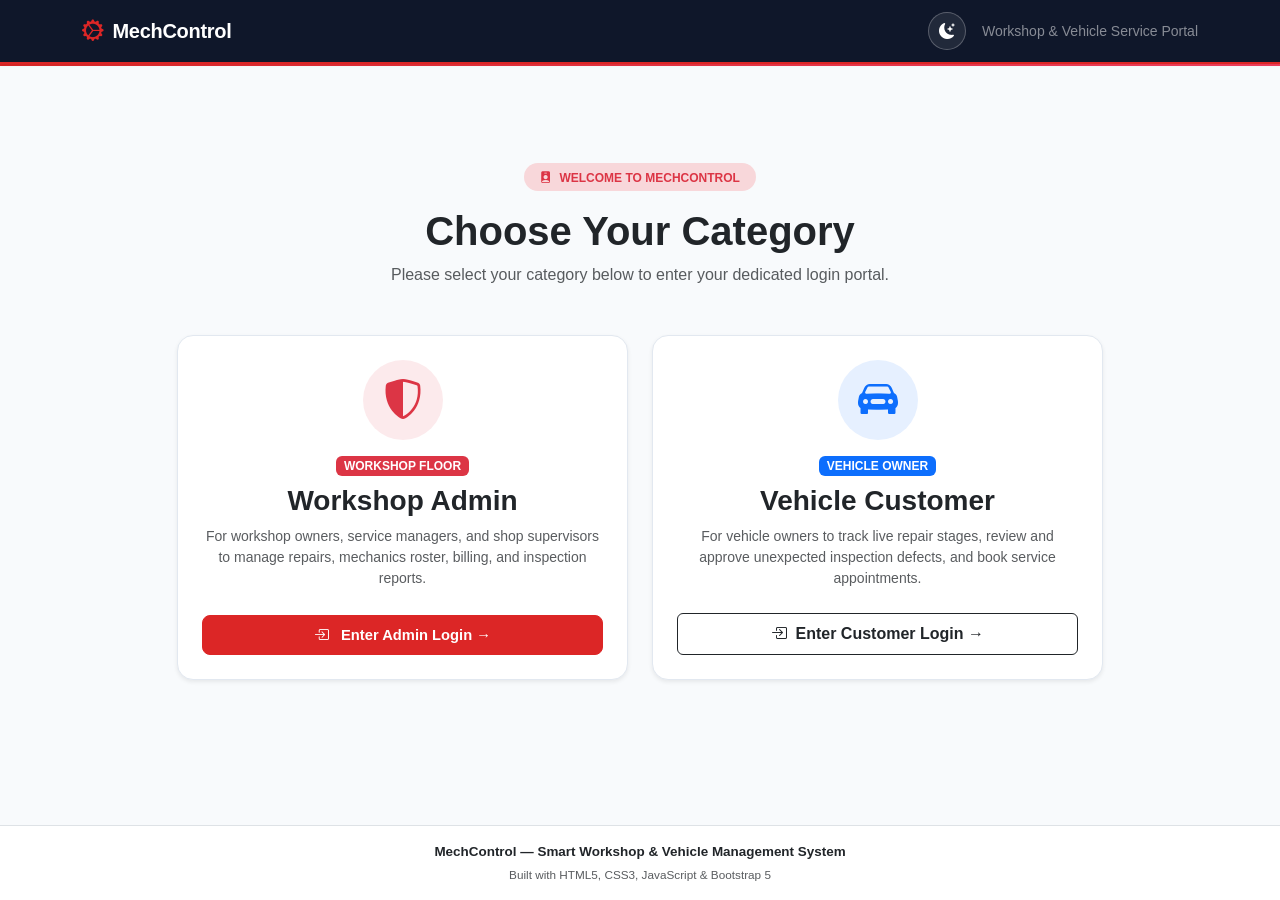
<file: index.html>
<!DOCTYPE html>
<html lang="en">
<head>
  <meta charset="UTF-8" />
  <meta name="viewport" content="width=device-width, initial-scale=1.0" />
  <title>MechControl — Smart Workshop & Vehicle Management</title>

  <!-- Bootstrap 5 CSS -->
  <link
    href="https://cdn.jsdelivr.net/npm/bootstrap@5.3.3/dist/css/bootstrap.min.css"
    rel="stylesheet"
    crossorigin="anonymous"
  />
  <!-- Bootstrap Icons -->
  <link
    href="https://cdn.jsdelivr.net/npm/bootstrap-icons@1.11.3/font/bootstrap-icons.min.css"
    rel="stylesheet"
  />
  <!-- Shared Style -->
  <link rel="stylesheet" href="style.css" />

  <!-- Theme Script (Applied early to prevent flash of wrong theme) -->
  <script src="theme.js"></script>
</head>

<body>

  <!-- ============================================================
       STATIC TOP NAVBAR (Exact same on every page)
       ============================================================ -->
  <header class="mc-navbar">
    <div class="container d-flex align-items-center justify-content-between">
      <a href="index.html" class="mc-brand">
        <i class="bi bi-gear-wide-connected" aria-hidden="true"></i>
        <span>MechControl</span>
      </a>
      
      <!-- Right Side: Circular Theme Toggle & Tagline -->
      <div class="d-flex align-items-center gap-3">
        <button
          type="button"
          id="themeToggleBtn"
          class="mc-theme-btn"
          onclick="toggleTheme()"
          title="Toggle Dark / Light Mode"
          aria-label="Toggle theme"
        >
          <i class="bi bi-moon-stars-fill" id="themeToggleIcon"></i>
        </button>
        <span class="text-white-50 small d-none d-sm-inline">Workshop & Vehicle Service Portal</span>
      </div>
    </div>
  </header>
  <div class="mc-accent-bar" role="presentation"></div>

  <!-- ============================================================
       MAIN CONTENT: CHOOSE CATEGORY TO DIRECTLY ENTER LOGIN
       ============================================================ -->
  <main class="container py-5 my-auto">

    <!-- Top Headline -->
    <div class="text-center mb-5">
      <span class="badge bg-danger-subtle text-danger px-3 py-2 rounded-pill fw-bold text-uppercase small mb-2">
        <i class="bi bi-person-badge-fill me-1"></i> Welcome to MechControl
      </span>
      <h1 class="fw-bold text-dark mt-2 mb-2">Choose Your Category</h1>
      <p class="text-muted mx-auto" style="max-width: 600px;">
        Please select your category below to enter your dedicated login portal.
      </p>
    </div>

    <!-- Category Selection Cards -->
    <div class="row g-4 justify-content-center">

      <!-- CATEGORY 1: Workshop Admin -->
      <div class="col-lg-5 col-md-6">
        <div class="card h-100 border-0 shadow-sm rounded-4 overflow-hidden d-flex flex-column text-center p-4 bg-white hover-card" style="cursor: pointer;" onclick="window.location.href='signin.html?role=admin'">
          
          <div class="p-3 bg-danger bg-opacity-10 text-danger rounded-circle mx-auto mb-3" style="width: 80px; height: 80px; display: flex; align-items: center; justify-content: center;">
            <i class="bi bi-shield-shaded fs-1"></i>
          </div>

          <span class="badge bg-danger text-uppercase px-2 py-1 mx-auto mb-2">Workshop Floor</span>
          <h3 class="fw-bold text-dark mb-2">Workshop Admin</h3>
          <p class="text-muted small mb-4 flex-grow-1">
            For workshop owners, service managers, and shop supervisors to manage repairs, mechanics roster, billing, and inspection reports.
          </p>

          <a href="signin.html?role=admin" class="btn btn-mc-primary w-100 py-2 fw-semibold" onclick="event.stopPropagation();">
            <i class="bi bi-box-arrow-in-right me-1"></i> Enter Admin Login &rarr;
          </a>
        </div>
      </div>

      <!-- CATEGORY 2: Vehicle Customer -->
      <div class="col-lg-5 col-md-6">
        <div class="card h-100 border-0 shadow-sm rounded-4 overflow-hidden d-flex flex-column text-center p-4 bg-white hover-card" style="cursor: pointer;" onclick="window.location.href='signin.html?role=customer'">
          
          <div class="p-3 bg-primary bg-opacity-10 text-primary rounded-circle mx-auto mb-3" style="width: 80px; height: 80px; display: flex; align-items: center; justify-content: center;">
            <i class="bi bi-car-front-fill fs-1"></i>
          </div>

          <span class="badge bg-primary text-uppercase px-2 py-1 mx-auto mb-2">Vehicle Owner</span>
          <h3 class="fw-bold text-dark mb-2">Vehicle Customer</h3>
          <p class="text-muted small mb-4 flex-grow-1">
            For vehicle owners to track live repair stages, review and approve unexpected inspection defects, and book service appointments.
          </p>

          <a href="signin.html?role=customer" class="btn btn-outline-dark w-100 py-2 fw-semibold" onclick="event.stopPropagation();">
            <i class="bi bi-box-arrow-in-right me-1"></i> Enter Customer Login &rarr;
          </a>
        </div>
      </div>

    </div>

  </main>

  <!-- ============================================================
       STATIC FOOTER
       ============================================================ -->
  <footer class="mc-footer py-3 border-top bg-white mt-auto">
    <div class="container text-center">
      <p class="mb-1 text-dark fw-bold">MechControl — Smart Workshop & Vehicle Management System</p>
      <p class="mb-0 text-muted small">Built with HTML5, CSS3, JavaScript & Bootstrap 5</p>
    </div>
  </footer>

  <!-- Bootstrap 5 Bundle JS -->
  <script
    src="https://cdn.jsdelivr.net/npm/bootstrap@5.3.3/dist/js/bootstrap.bundle.min.js"
    crossorigin="anonymous"
  ></script>

</body>
</html>
</file>
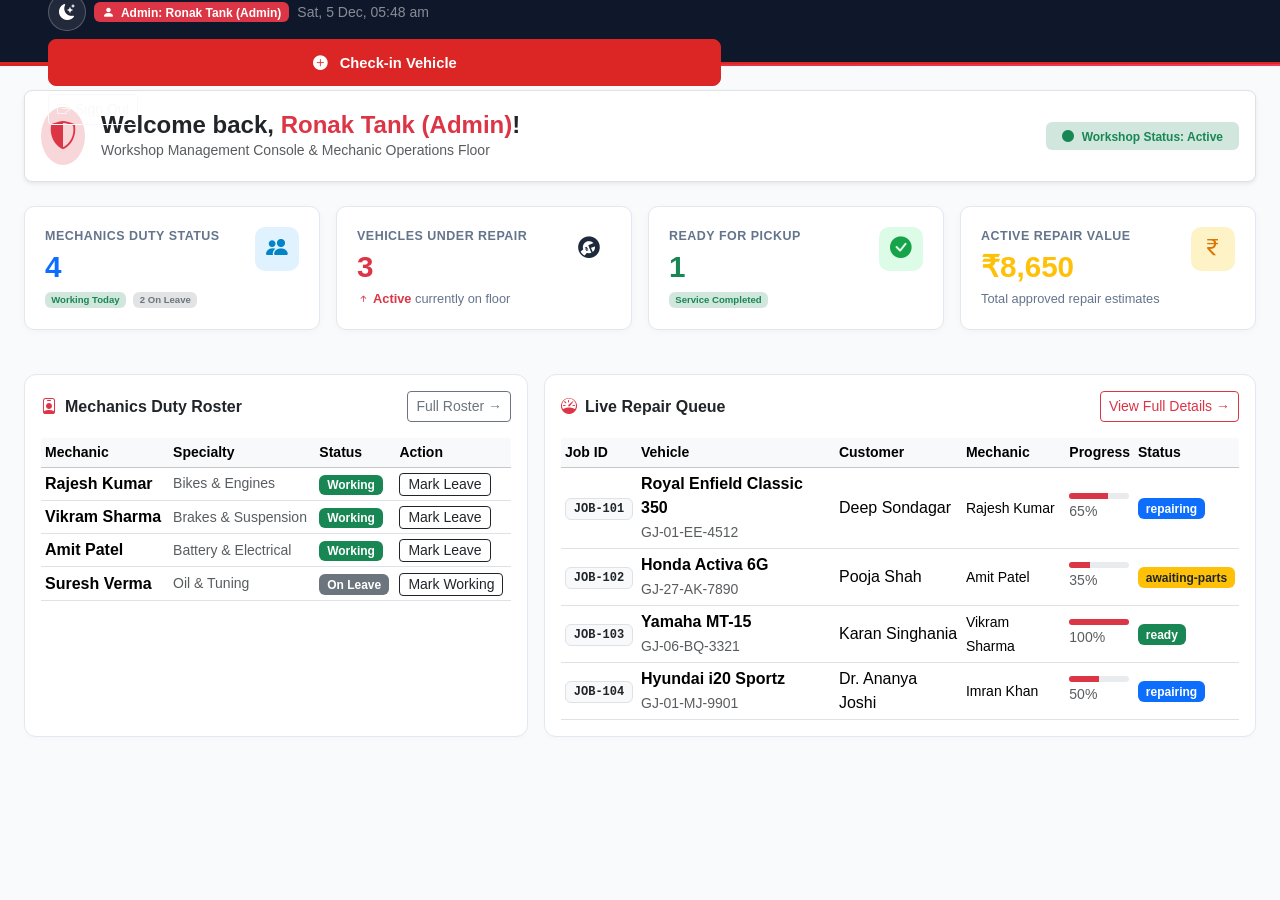
<file: admin-dashboard.html>
<!DOCTYPE html>
<html lang="en">
<head>
  <meta charset="UTF-8" />
  <meta name="viewport" content="width=device-width, initial-scale=1.0" />
  <title>Admin Dashboard — MechControl</title>

  <!-- Bootstrap 5 CSS -->
  <link
    href="https://cdn.jsdelivr.net/npm/bootstrap@5.3.3/dist/css/bootstrap.min.css"
    rel="stylesheet"
    crossorigin="anonymous"
  />
  <!-- Bootstrap Icons -->
  <link
    href="https://cdn.jsdelivr.net/npm/bootstrap-icons@1.11.3/font/bootstrap-icons.min.css"
    rel="stylesheet"
  />

  <!-- Shared Style & Admin Custom Style -->
  <link rel="stylesheet" href="style.css" />
  <link rel="stylesheet" href="admin-dashboard.css" />
  <script src="theme.js"></script>
</head>

<body class="admin-body">

  <!-- ============================================================
       TOP NAVBAR
       ============================================================ -->
  <header class="mc-navbar sticky-top">
    <div class="container-fluid d-flex flex-wrap align-items-center justify-content-between gap-3 px-3 px-md-4">
      
      <!-- Brand & Badge -->
      <div class="d-flex align-items-center gap-3">
        <a href="admin-dashboard.html" class="mc-brand">
          <i class="bi bi-gear-wide-connected" aria-hidden="true"></i>
          <span>MechControl</span>
        </a>
        <span class="mc-brand-badge">Admin</span>
      </div>

      <!-- Navigation Tabs -->
      <nav class="d-flex align-items-center gap-1">
        <button class="adm-tab-link active" onclick="switchAdminTab('dashboard')" id="tab-dashboard">
          <i class="bi bi-speedometer2"></i> Dashboard
        </button>
        <button class="adm-tab-link" onclick="switchAdminTab('repairs')" id="tab-repairs">
          <i class="bi bi-wrench-adjustable"></i> Repairs & Vehicles
        </button>
        <button class="adm-tab-link" onclick="switchAdminTab('mechanics')" id="tab-mechanics">
          <i class="bi bi-people"></i> Mechanics Roster
        </button>
        <button class="adm-tab-link" onclick="switchAdminTab('customers')" id="tab-customers">
          <i class="bi bi-person-lines-fill"></i> Customers
        </button>
      </nav>

      <!-- Action Buttons & Admin Name Display -->
      <div class="d-flex align-items-center gap-2 flex-wrap">
        <!-- Circular Theme Toggle -->
        <button type="button" id="themeToggleBtn" class="mc-theme-btn" onclick="toggleTheme()" title="Toggle Dark / Light Mode" aria-label="Toggle theme">
          <i class="bi bi-moon-stars-fill" id="themeToggleIcon"></i>
        </button>

        <!-- Display Admin Name in Navbar -->
        <span class="badge bg-danger text-white px-2 py-1 fs-7">
          <i class="bi bi-person-fill me-1"></i> Admin: <strong id="adminNavName">Ronak Tank (Admin)</strong>
        </span>

        <span class="text-white-50 small d-none d-xl-inline" id="liveClock">Loading...</span>
        
        <button class="btn btn-sm btn-mc-primary" data-bs-toggle="modal" data-bs-target="#checkinModal">
          <i class="bi bi-plus-circle-fill me-1"></i>Check-in Vehicle
        </button>

        <a href="signin.html" class="btn btn-sm btn-outline-light" title="Sign Out">
          <i class="bi bi-box-arrow-right me-1"></i>Sign Out
        </a>
      </div>

    </div>
  </header>
  <div class="mc-accent-bar" role="presentation"></div>

  <!-- ============================================================
       MAIN CONTAINER
       ============================================================ -->
  <main class="container-fluid px-3 px-md-4 pt-4">

    <!-- Admin Welcome Header Banner -->
    <div class="d-flex justify-content-between align-items-center flex-wrap gap-2 mb-4 p-3 bg-white border rounded-3 shadow-sm">
      <div class="d-flex align-items-center gap-3">
        <div class="p-2 bg-danger-subtle text-danger rounded-circle fs-3">
          <i class="bi bi-shield-shaded"></i>
        </div>
        <div>
          <h4 class="fw-bold mb-0 text-dark">Welcome back, <span id="adminWelcomeName" class="text-danger">Ronak Tank (Admin)</span>!</h4>
          <p class="text-muted small mb-0">Workshop Management Console & Mechanic Operations Floor</p>
        </div>
      </div>
      <div class="d-flex align-items-center gap-2">
        <span class="badge bg-success-subtle text-success px-3 py-2 fw-semibold">
          <i class="bi bi-circle-fill fs-8 me-1 text-success"></i> Workshop Status: Active
        </span>
      </div>
    </div>

    <!-- ============================================================
         TAB 1: DASHBOARD OVERVIEW
         ============================================================ -->
    <div id="section-dashboard" class="admin-tab-section active">
      
      <!-- KPI Metrics Row -->
      <div class="row g-3 mb-4">
        
        <!-- Metric 1: Mechanics on Duty -->
        <div class="col-12 col-sm-6 col-xl-3">
          <div class="stat-box">
            <div class="d-flex justify-content-between align-items-start">
              <div>
                <div class="stat-title">Mechanics Duty Status</div>
                <div class="stat-number text-primary" id="statMechanicsWorking">0</div>
                <p class="stat-desc">
                  <span class="badge bg-success-subtle text-success">Working Today</span>
                  <span class="badge bg-secondary-subtle text-secondary ms-1"><span id="statMechanicsLeave">0</span> On Leave</span>
                </p>
              </div>
              <div class="stat-icon icon-blue"><i class="bi bi-people-fill"></i></div>
            </div>
          </div>
        </div>

        <!-- Metric 2: Under Repair -->
        <div class="col-12 col-sm-6 col-xl-3">
          <div class="stat-box">
            <div class="d-flex justify-content-between align-items-start">
              <div>
                <div class="stat-title">Vehicles Under Repair</div>
                <div class="stat-number text-danger" id="statRepairing">0</div>
                <p class="stat-desc">
                  <span class="text-danger fw-bold"><i class="bi bi-arrow-up-short"></i> Active</span> currently on floor
                </p>
              </div>
              <div class="stat-icon icon-red"><i class="bi bi-wrench-adjustable-circle-fill"></i></div>
            </div>
          </div>
        </div>

        <!-- Metric 3: Ready for Delivery -->
        <div class="col-12 col-sm-6 col-xl-3">
          <div class="stat-box">
            <div class="d-flex justify-content-between align-items-start">
              <div>
                <div class="stat-title">Ready for Pickup</div>
                <div class="stat-number text-success" id="statReady">0</div>
                <p class="stat-desc">
                  <span class="badge bg-success-subtle text-success">Service Completed</span>
                </p>
              </div>
              <div class="stat-icon icon-green"><i class="bi bi-check-circle-fill"></i></div>
            </div>
          </div>
        </div>

        <!-- Metric 4: Revenue Estimate -->
        <div class="col-12 col-sm-6 col-xl-3">
          <div class="stat-box">
            <div class="d-flex justify-content-between align-items-start">
              <div>
                <div class="stat-title">Active Repair Value</div>
                <div class="stat-number text-warning" id="statRevenue">₹0</div>
                <p class="stat-desc">
                  Total approved repair estimates
                </p>
              </div>
              <div class="stat-icon icon-amber"><i class="bi bi-currency-rupee"></i></div>
            </div>
          </div>
        </div>

      </div>

      <!-- Quick Duty Roster Preview & Live Floor -->
      <div class="row g-3 mb-4">
        
        <!-- Left: Quick Mechanics Attendance -->
        <div class="col-12 col-lg-5">
          <div class="mc-card p-3 h-100">
            <div class="d-flex justify-content-between align-items-center mb-3">
              <h6 class="fw-bold mb-0 text-dark">
                <i class="bi bi-person-badge text-danger me-2"></i>Mechanics Duty Roster
              </h6>
              <button class="btn btn-sm btn-outline-secondary" onclick="switchAdminTab('mechanics')">Full Roster &rarr;</button>
            </div>
            <div class="table-responsive">
              <table class="table table-sm table-hover align-middle mb-0">
                <thead class="table-light small">
                  <tr>
                    <th>Mechanic</th>
                    <th>Specialty</th>
                    <th>Status</th>
                    <th>Action</th>
                  </tr>
                </thead>
                <tbody id="quickMechanicsList">
                  <!-- Populated by JS -->
                </tbody>
              </table>
            </div>
          </div>
        </div>

        <!-- Right: Active Repair Queue -->
        <div class="col-12 col-lg-7">
          <div class="mc-card p-3 h-100">
            <div class="d-flex justify-content-between align-items-center mb-3">
              <h6 class="fw-bold mb-0 text-dark">
                <i class="bi bi-speedometer text-danger me-2"></i>Live Repair Queue
              </h6>
              <button class="btn btn-sm btn-outline-danger" onclick="switchAdminTab('repairs')">View Full Details &rarr;</button>
            </div>
            <div class="table-responsive">
              <table class="table table-sm table-hover align-middle mb-0">
                <thead class="table-light small">
                  <tr>
                    <th>Job ID</th>
                    <th>Vehicle</th>
                    <th>Customer</th>
                    <th>Mechanic</th>
                    <th>Progress</th>
                    <th>Status</th>
                  </tr>
                </thead>
                <tbody id="quickJobsList">
                  <!-- Populated by JS -->
                </tbody>
              </table>
            </div>
          </div>
        </div>

      </div>

    </div>

    <!-- ============================================================
         TAB 2: REPAIRS & VEHICLES (Full Detailed Management)
         ============================================================ -->
    <div id="section-repairs" class="admin-tab-section">
      
      <div class="mc-card p-3 mb-3">
        <div class="d-flex flex-wrap justify-content-between align-items-center gap-2">
          
          <div class="d-flex align-items-center gap-2">
            <h5 class="fw-bold mb-0 text-dark">Vehicle Repairs Management</h5>
            <span class="badge bg-secondary" id="repairsCountBadge">0 Total</span>
          </div>

          <!-- Filter & Search Controls -->
          <div class="d-flex flex-wrap align-items-center gap-2">
            
            <!-- Search -->
            <div class="input-group input-group-sm" style="width: 220px;">
              <span class="input-group-text bg-white"><i class="bi bi-search"></i></span>
              <input
                type="text" class="form-control" id="repairSearchInput"
                placeholder="Search plate, customer..."
                oninput="handleRepairSearch(this.value)"
              />
            </div>

            <!-- Status Filter Buttons -->
            <div class="btn-group btn-group-sm" role="group">
              <button class="btn btn-outline-secondary active" onclick="filterRepairs('all', this)">All</button>
              <button class="btn btn-outline-secondary" onclick="filterRepairs('pending', this)">Pending</button>
              <button class="btn btn-outline-secondary" onclick="filterRepairs('repairing', this)">Repairing</button>
              <button class="btn btn-outline-secondary" onclick="filterRepairs('awaiting-parts', this)">Parts</button>
              <button class="btn btn-outline-secondary" onclick="filterRepairs('ready', this)">Ready</button>
            </div>

            <!-- Check-in button -->
            <button class="btn btn-sm btn-mc-primary" data-bs-toggle="modal" data-bs-target="#checkinModal">
              <i class="bi bi-plus-lg me-1"></i>Check-in
            </button>

          </div>

        </div>
      </div>

      <!-- Repairs Cards Grid -->
      <div class="row g-3" id="repairsCardsGrid">
        <!-- Rendered by JS -->
      </div>

    </div>

    <!-- ============================================================
         TAB 3: MECHANICS ROSTER (Working / Leave Toggle)
         ============================================================ -->
    <div id="section-mechanics" class="admin-tab-section">
      
      <div class="mc-card p-3 mb-3">
        <div class="d-flex justify-content-between align-items-center">
          <div>
            <h5 class="fw-bold mb-0 text-dark">Mechanics Attendance & Duty Roster</h5>
            <p class="text-muted small mb-0">Toggle duty status (Working vs On Leave) to manage workshop availability.</p>
          </div>
          <span class="badge bg-danger fs-6" id="mechanicsTotalBadge">6 Mechanics</span>
        </div>
      </div>

      <div class="row g-3" id="fullMechanicsGrid">
        <!-- Rendered by JS -->
      </div>

    </div>

    <!-- ============================================================
         TAB 4: CUSTOMERS DIRECTORY
         ============================================================ -->
    <div id="section-customers" class="admin-tab-section">
      
      <div class="mc-card p-3 mb-3">
        <div class="d-flex justify-content-between align-items-center">
          <div>
            <h5 class="fw-bold mb-0 text-dark">Registered Customer Directory</h5>
            <p class="text-muted small mb-0">List of customers with active or past workshop repair jobs.</p>
          </div>
          <button class="btn btn-sm btn-mc-primary" data-bs-toggle="modal" data-bs-target="#checkinModal">
            <i class="bi bi-person-plus-fill me-1"></i>New Customer Job
          </button>
        </div>
      </div>

      <div class="mc-card p-0 overflow-hidden">
        <div class="table-responsive">
          <table class="table table-hover align-middle mb-0">
            <thead class="table-light small">
              <tr>
                <th>Customer Name</th>
                <th>Phone Number</th>
                <th>Vehicle Model & Number</th>
                <th>Assigned Mechanic</th>
                <th>Repair Status</th>
                <th>Actions</th>
              </tr>
            </thead>
            <tbody id="customersTableBody">
              <!-- Rendered by JS -->
            </tbody>
          </table>
        </div>
      </div>

    </div>

  </main>

  <!-- ============================================================
       MODAL: VEHICLE CHECK-IN (Requirement 4)
       ============================================================ -->
  <div class="modal fade" id="checkinModal" tabindex="-1" aria-hidden="true">
    <div class="modal-dialog modal-dialog-centered">
      <div class="modal-content border-0 shadow">
        <div class="modal-header bg-dark text-white">
          <h5 class="modal-title fw-bold">
            <i class="bi bi-plus-circle-fill text-danger me-2"></i>Check-in New Vehicle
          </h5>
          <button type="button" class="btn-close btn-close-white" data-bs-dismiss="modal"></button>
        </div>
        <form id="checkinForm">
          <div class="modal-body p-4">

            <!-- Customer Details -->
            <h6 class="fw-bold text-dark border-bottom pb-2 mb-3">1. Customer Details</h6>
            <div class="row g-3 mb-3">
              <div class="col-md-6">
                <label class="form-label small fw-bold">Customer Name <span class="text-danger">*</span></label>
                <input type="text" class="form-control" id="newCustomerName" required placeholder="e.g. Ronak Tank" />
              </div>
              <div class="col-md-6">
                <label class="form-label small fw-bold">Customer Phone <span class="text-danger">*</span></label>
                <input type="tel" class="form-control" id="newCustomerPhone" required placeholder="e.g. 9825012345" maxlength="10" />
              </div>
            </div>

            <!-- Vehicle Details -->
            <h6 class="fw-bold text-dark border-bottom pb-2 mb-3">2. Vehicle Information</h6>
            <div class="row g-3 mb-3">
              <div class="col-md-4">
                <label class="form-label small fw-bold">Vehicle Type <span class="text-danger">*</span></label>
                <select id="newVehicleType" class="form-select" required>
                  <option value="Bike">Motorcycle</option>
                  <option value="Scooter">Scooter</option>
                  <option value="Car">Car</option>
                </select>
              </div>
              <div class="col-md-4">
                <label class="form-label small fw-bold">Vehicle Model <span class="text-danger">*</span></label>
                <input type="text" class="form-control" id="newVehicleModel" required placeholder="e.g. Pulsar 150" />
              </div>
              <div class="col-md-4">
                <label class="form-label small fw-bold">Plate Number <span class="text-danger">*</span></label>
                <input type="text" class="form-control text-uppercase" id="newPlateNumber" required placeholder="e.g. GJ-01-AB-1234" />
              </div>
            </div>

            <!-- Problem & Mechanic Assignment -->
            <h6 class="fw-bold text-dark border-bottom pb-2 mb-3">3. Service & Mechanic Assignment</h6>
            <div class="mb-3">
              <label class="form-label small fw-bold">Reported Problem / Service Required <span class="text-danger">*</span></label>
              <textarea class="form-control" id="newReportedIssue" rows="2" required placeholder="Describe the customer's vehicle problem..."></textarea>
            </div>

            <div class="row g-3 mb-3">
              <div class="col-md-6">
                <label class="form-label small fw-bold">Assign Mechanic <span class="text-danger">*</span></label>
                <select id="newAssignedMechanic" class="form-select" required>
                  <!-- Populated by JS -->
                </select>
              </div>
              <div class="col-md-6">
                <label class="form-label small fw-bold">Initial Cost Estimate (₹) <span class="text-danger">*</span></label>
                <input type="number" class="form-control" id="newBaseCost" required placeholder="e.g. 1200" min="0" />
              </div>
            </div>

          </div>
          <div class="modal-footer bg-light">
            <button type="button" class="btn btn-secondary" data-bs-dismiss="modal">Cancel</button>
            <button type="submit" class="btn btn-mc-primary" style="width: auto;">
              <i class="bi bi-check-circle me-1"></i>Check-in Vehicle
            </button>
          </div>
        </form>
      </div>
    </div>
  </div>

  <!-- ============================================================
       MODAL: ADD UNEXPECTED MECHANIC FINDING (Requirement 3)
       ============================================================ -->
  <div class="modal fade" id="addIssueModal" tabindex="-1" aria-hidden="true">
    <div class="modal-dialog modal-dialog-centered">
      <div class="modal-content border-0 shadow">
        <div class="modal-header bg-dark text-white">
          <h5 class="modal-title fw-bold">
            <i class="bi bi-exclamation-triangle-fill text-warning me-2"></i>Report Discovered Defect
          </h5>
          <button type="button" class="btn-close btn-close-white" data-bs-dismiss="modal"></button>
        </div>
        <form id="addIssueForm">
          <div class="modal-body p-4">
            <div class="alert alert-warning small mb-3">
              <strong>Notice:</strong> This unexpected defect will be displayed immediately to the customer on their dashboard. If they accept, the cost will increment directly; if they decline, the cost remains unchanged.
            </div>

            <div class="mb-3">
              <small class="text-muted d-block">APPLYING TO VEHICLE JOB:</small>
              <span class="badge bg-dark fs-6" id="issueJobIdDisplay">JOB-101</span>
            </div>

            <div class="mb-3">
              <label class="form-label small fw-bold">Discovered Problem Description <span class="text-danger">*</span></label>
              <textarea class="form-control" id="issueDescription" rows="3" required placeholder="e.g. Front brake pads heavily worn; rotor skim recommended..."></textarea>
            </div>

            <div class="mb-3">
              <label class="form-label small fw-bold">Estimated Additional Cost (₹) <span class="text-danger">*</span></label>
              <input type="number" class="form-control" id="issueCost" placeholder="e.g. 850" required min="1" />
            </div>

          </div>
          <div class="modal-footer bg-light">
            <button type="button" class="btn btn-secondary" data-bs-dismiss="modal">Cancel</button>
            <button type="submit" class="btn btn-warning fw-bold" style="width: auto;">
              <i class="bi bi-send-fill me-1"></i> Send Finding to Customer
            </button>
          </div>
        </form>
      </div>
    </div>
  </div>

  <!-- ============================================================
       MODAL: INVOICE
       ============================================================ -->
  <div class="modal fade" id="invoiceModal" tabindex="-1" aria-hidden="true">
    <div class="modal-dialog modal-lg modal-dialog-centered">
      <div class="modal-content border-0 shadow">
        <div class="modal-header bg-dark text-white">
          <h5 class="modal-title fw-bold">
            <i class="bi bi-receipt text-danger me-2"></i>MechControl Repair Invoice
          </h5>
          <button type="button" class="btn-close btn-close-white" data-bs-dismiss="modal"></button>
        </div>
        <div class="modal-body p-4" id="invoiceModalContent">
          <!-- Populated by JS -->
        </div>
        <div class="modal-footer bg-light">
          <button type="button" class="btn btn-secondary" data-bs-dismiss="modal">Close</button>
          <button type="button" class="btn btn-dark" onclick="window.print()">
            <i class="bi bi-printer me-1"></i>Print Invoice
          </button>
        </div>
      </div>
    </div>
  </div>

  <!-- Bootstrap 5 Bundle JS -->
  <script
    src="https://cdn.jsdelivr.net/npm/bootstrap@5.3.3/dist/js/bootstrap.bundle.min.js"
    crossorigin="anonymous"
  ></script>

  <!-- Admin Dashboard Logic (Basic Level Vanilla JS) -->
  <script src="admin-dashboard.js"></script>

</body>
</html>
</file>
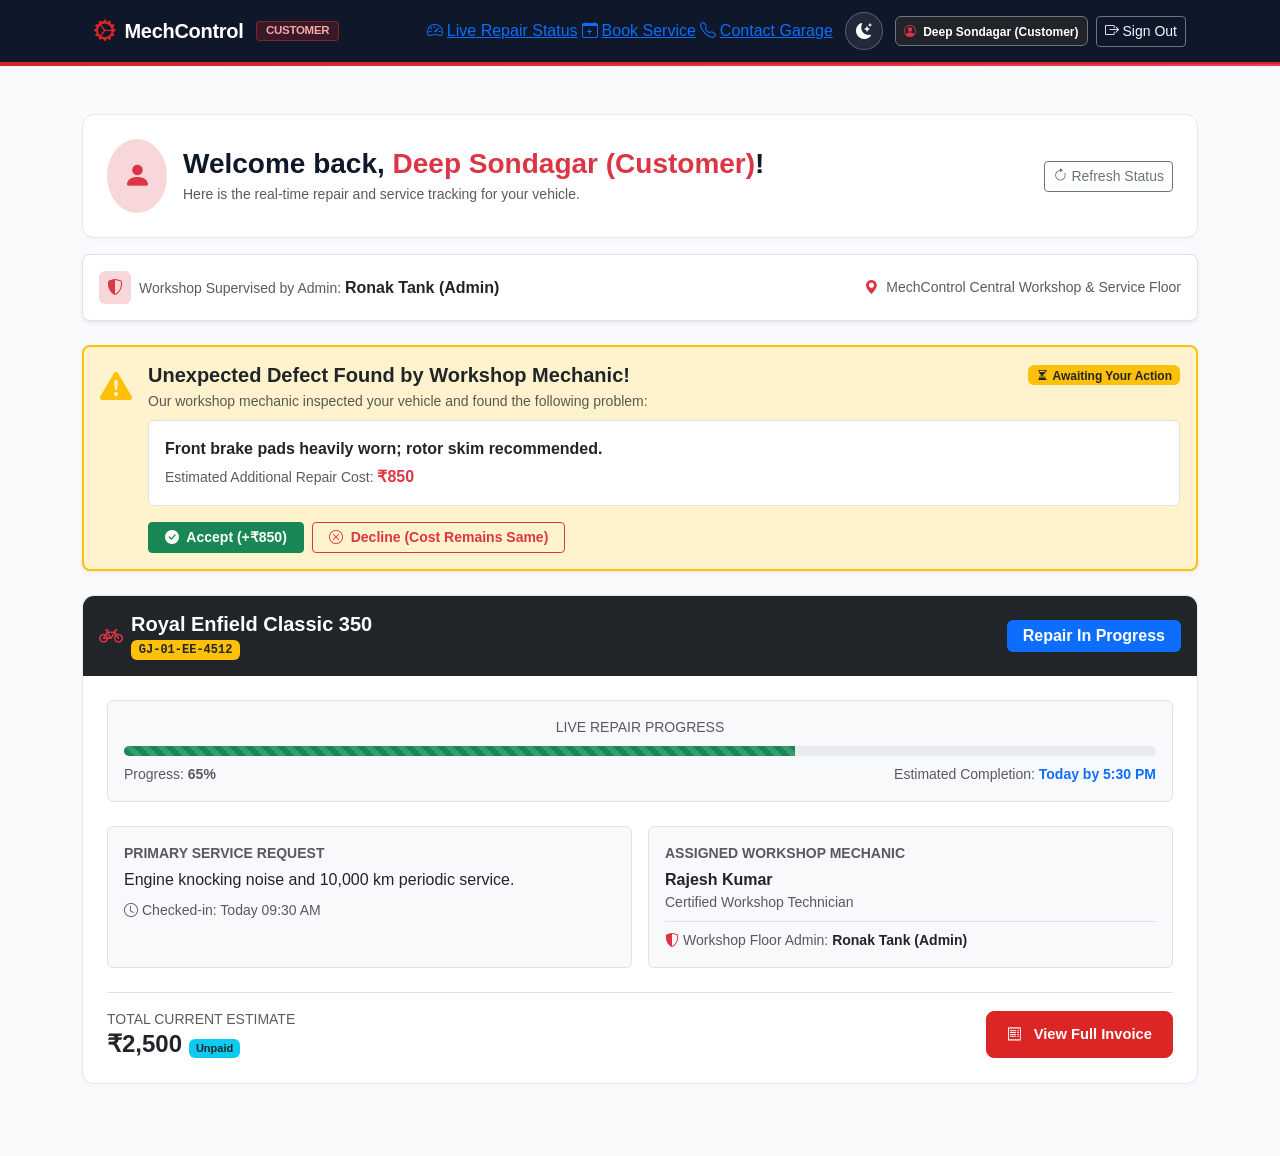
<file: customer-dashboard.html>
<!DOCTYPE html>
<html lang="en">
<head>
  <meta charset="UTF-8" />
  <meta name="viewport" content="width=device-width, initial-scale=1.0" />
  <title>Customer Portal — MechControl</title>

  <!-- Bootstrap 5 CSS -->
  <link
    href="https://cdn.jsdelivr.net/npm/bootstrap@5.3.3/dist/css/bootstrap.min.css"
    rel="stylesheet"
    crossorigin="anonymous"
  />
  <!-- Bootstrap Icons -->
  <link
    href="https://cdn.jsdelivr.net/npm/bootstrap-icons@1.11.3/font/bootstrap-icons.min.css"
    rel="stylesheet"
  />
  <!-- Shared Style & Customer Style -->
  <link rel="stylesheet" href="style.css" />
  <link rel="stylesheet" href="customer-dashboard.css" />
  <script src="theme.js"></script>
</head>

<body>

  <!-- ============================================================
       TOP NAVBAR
       ============================================================ -->
  <nav class="navbar navbar-expand-lg mc-navbar sticky-top" aria-label="Main navigation">
    <div class="container px-3 px-md-4">
      
      <!-- Brand -->
      <a class="mc-brand" href="#dashboard" onclick="showCustomerSection('dashboard')">
        <i class="bi bi-gear-wide-connected" aria-hidden="true"></i>
        <span>MechControl</span>
        <span class="mc-brand-badge ms-1">Customer</span>
      </a>

      <!-- Mobile toggler -->
      <button
        class="navbar-toggler border-secondary text-white"
        type="button"
        data-bs-toggle="collapse"
        data-bs-target="#navMenu"
      >
        <i class="bi bi-list text-white fs-4"></i>
      </button>

      <!-- Nav links & User Badge -->
      <div class="collapse navbar-collapse" id="navMenu">
        <ul class="navbar-nav ms-auto align-items-lg-center gap-1">
          <li class="nav-item">
            <a class="mc-nav-link active" href="#dashboard" id="nav-dashboard" onclick="showCustomerSection('dashboard')">
              <i class="bi bi-speedometer2 me-1"></i>Live Repair Status
            </a>
          </li>
          <li class="nav-item">
            <a class="mc-nav-link" href="#book" id="nav-book" onclick="showCustomerSection('book')">
              <i class="bi bi-calendar-plus me-1"></i>Book Service
            </a>
          </li>
          <li class="nav-item">
            <a class="mc-nav-link" href="#contact" id="nav-contact" onclick="showCustomerSection('contact')">
              <i class="bi bi-telephone me-1"></i>Contact Garage
            </a>
          </li>

          <!-- Circular Theme Toggle -->
          <li class="nav-item ms-lg-2">
            <button type="button" id="themeToggleBtn" class="mc-theme-btn" onclick="toggleTheme()" title="Toggle Dark / Light Mode" aria-label="Toggle theme">
              <i class="bi bi-moon-stars-fill" id="themeToggleIcon"></i>
            </button>
          </li>

          <!-- Customer Name Display in Top Navbar -->
          <li class="nav-item ms-lg-2">
            <span class="badge bg-dark border border-secondary text-white py-2 px-2">
              <i class="bi bi-person-circle text-danger me-1"></i>
              <span id="custNavName">Deep Sondagar</span>
            </span>
          </li>

          <!-- Sign Out -->
          <li class="nav-item ms-lg-1">
            <a class="btn btn-sm btn-outline-danger text-light border-secondary" href="signin.html">
              <i class="bi bi-box-arrow-right me-1"></i>Sign Out
            </a>
          </li>
        </ul>
      </div>

    </div>
  </nav>
  <div class="mc-accent-bar" role="presentation"></div>

  <!-- ============================================================
       MAIN CONTENT
       ============================================================ -->
  <main class="container py-4 py-md-5" id="mainContent">

    <!-- ============================================================
         SECTION 1: LIVE REPAIR DASHBOARD
         ============================================================ -->
    <section id="sec-dashboard" class="customer-section">

      <!-- Welcome Banner: Displays Customer Name -->
      <div class="mc-card p-4 mb-3">
        <div class="d-flex align-items-center justify-content-between flex-wrap gap-3">
          <div class="d-flex align-items-center gap-3">
            <div class="p-3 bg-danger-subtle text-danger rounded-circle fs-3">
              <i class="bi bi-person-fill"></i>
            </div>
            <div>
              <h3 class="fw-bold mb-1">Welcome back, <span id="custNameDisplay" class="text-danger">Deep Sondagar</span>!</h3>
              <p class="text-muted small mb-0">Here is the real-time repair and service tracking for your vehicle.</p>
            </div>
          </div>
          <div>
            <button class="btn btn-sm btn-outline-secondary" onclick="loadCustomerVehicleData()">
              <i class="bi bi-arrow-clockwise me-1"></i>Refresh Status
            </button>
          </div>
        </div>
      </div>

      <!-- Workshop Admin Information Bar (Customer sees the Admin's Name) -->
      <div class="p-3 bg-white rounded-3 border shadow-sm d-flex align-items-center justify-content-between flex-wrap gap-2 mb-4">
        <div class="d-flex align-items-center gap-2">
          <span class="badge bg-danger-subtle text-danger p-2"><i class="bi bi-shield-shaded fs-6"></i></span>
          <span class="small text-muted">
            Workshop Supervised by Admin: <strong id="adminNameDisplay" class="text-dark fs-6">Ronak Tank (Admin)</strong>
          </span>
        </div>
        <div class="small text-muted">
          <i class="bi bi-geo-alt-fill text-danger me-1"></i> MechControl Central Workshop & Service Floor
        </div>
      </div>

      <!-- Vehicle Tracking Card & Additional Issue Prompt (Loaded Dynamically) -->
      <div id="customerVehicleContainer">
        <!-- Rendered by customer-dashboard.js -->
      </div>

    </section>

    <!-- ============================================================
         SECTION 2: BOOK A SERVICE
         ============================================================ -->
    <section id="sec-book" class="customer-section d-none">
      <div class="row justify-content-center">
        <div class="col-12 col-md-8 col-lg-7">
          <div class="mc-card p-4">
            <div class="text-center mb-4">
              <i class="bi bi-calendar-check text-danger fs-1"></i>
              <h3 class="fw-bold mt-2">Book a Service Slot</h3>
              <p class="text-muted small">Schedule an appointment with our mechanics. We will inspect and update you live.</p>
            </div>

            <form id="bookServiceForm">
              <div class="mb-3">
                <label class="form-label small fw-bold">Your Full Name <span class="text-danger">*</span></label>
                <input type="text" class="form-control" id="bookName" required placeholder="e.g. Deep Sondagar" />
              </div>
              <div class="row g-3 mb-3">
                <div class="col-md-6">
                  <label class="form-label small fw-bold">Phone Number <span class="text-danger">*</span></label>
                  <input type="tel" class="form-control" id="bookPhone" required placeholder="e.g. 9825012345" maxlength="10" />
                </div>
                <div class="col-md-6">
                  <label class="form-label small fw-bold">Vehicle Type <span class="text-danger">*</span></label>
                  <select id="bookType" class="form-select" required>
                    <option value="Bike">Motorcycle / Bike</option>
                    <option value="Scooter">Scooter</option>
                    <option value="Car">Car</option>
                  </select>
                </div>
              </div>

              <div class="row g-3 mb-3">
                <div class="col-md-6">
                  <label class="form-label small fw-bold">Vehicle Model <span class="text-danger">*</span></label>
                  <input type="text" class="form-control" id="bookModel" required placeholder="e.g. Royal Enfield Classic 350" />
                </div>
                <div class="col-md-6">
                  <label class="form-label small fw-bold">Plate / Registration No. <span class="text-danger">*</span></label>
                  <input type="text" class="form-control text-uppercase" id="bookPlate" required placeholder="e.g. GJ-01-EE-4512" />
                </div>
              </div>

              <div class="mb-4">
                <label class="form-label small fw-bold">Describe Service or Issues Faced <span class="text-danger">*</span></label>
                <textarea class="form-control" id="bookProblem" rows="3" required placeholder="e.g. Engine noise, front brake issue, 10,000 km general service..."></textarea>
              </div>

              <button type="submit" class="btn-mc-primary py-2">
                <i class="bi bi-calendar-plus-fill me-1"></i>Confirm Booking Appointment
              </button>
            </form>
          </div>
        </div>
      </div>
    </section>

    <!-- ============================================================
         SECTION 3: CONTACT WORKSHOP
         ============================================================ -->
    <section id="sec-contact" class="customer-section d-none">
      <div class="row justify-content-center">
        <div class="col-12 col-md-8">
          <div class="mc-card p-4">
            <h4 class="fw-bold mb-3"><i class="bi bi-geo-alt-fill text-danger me-2"></i>MechControl Workshop Information</h4>
            
            <div class="p-3 mb-3 bg-light rounded border">
              <div class="fw-bold text-dark mb-1"><i class="bi bi-person-badge text-danger me-2"></i>Workshop Floor Supervision</div>
              <div class="small text-muted">Workshop Floor Admin / Manager: <strong id="adminNameDisplayContact" class="text-dark">Ronak Tank (Admin)</strong></div>
              <div class="small text-muted">Certified Service Center: MechControl Central Floor</div>
            </div>

            <div class="row g-4 mt-1">
              <div class="col-md-6">
                <div class="p-3 bg-light rounded border h-100">
                  <div class="fw-bold text-dark mb-1"><i class="bi bi-clock text-primary me-2"></i>Working Hours</div>
                  <div class="small text-muted">Monday — Saturday: 9:00 AM — 7:30 PM</div>
                  <div class="small text-muted">Sunday: 10:00 AM — 2:00 PM (Emergency Pickups)</div>
                </div>
              </div>
              <div class="col-md-6">
                <div class="p-3 bg-light rounded border h-100">
                  <div class="fw-bold text-dark mb-1"><i class="bi bi-telephone text-success me-2"></i>Garage Helpline</div>
                  <div class="small text-muted">Support Phone: +91 98765-43210</div>
                  <div class="small text-muted">Email: support@mechcontrol.com</div>
                </div>
              </div>
            </div>

            <div class="mt-4 p-3 bg-light rounded border">
              <h6 class="fw-bold text-dark mb-2"><i class="bi bi-shield-check text-success me-2"></i>Our Service Guarantee</h6>
              <p class="small text-muted mb-0">
                All repairs carried out by certified MechControl mechanics include an official itemized bill, transparent parts pricing, and a 30-day workshop guarantee.
              </p>
            </div>
          </div>
        </div>
      </div>
    </section>

  </main>

  <!-- ============================================================
       MODAL: CUSTOMER INVOICE
       ============================================================ -->
  <div class="modal fade" id="customerInvoiceModal" tabindex="-1" aria-hidden="true">
    <div class="modal-dialog modal-lg modal-dialog-centered">
      <div class="modal-content border-0 shadow">
        <div class="modal-header bg-dark text-white">
          <h5 class="modal-title fw-bold">
            <i class="bi bi-receipt text-danger me-2"></i>Itemized Service Invoice
          </h5>
          <button type="button" class="btn-close btn-close-white" data-bs-dismiss="modal"></button>
        </div>
        <div class="modal-body p-4" id="customerInvoiceContent">
          <!-- Populated by JS -->
        </div>
        <div class="modal-footer bg-light">
          <button type="button" class="btn btn-secondary" data-bs-dismiss="modal">Close</button>
          <button type="button" class="btn btn-dark" onclick="window.print()">
            <i class="bi bi-printer me-1"></i>Print Invoice
          </button>
        </div>
      </div>
    </div>
  </div>

  <!-- Bootstrap 5 Bundle JS -->
  <script
    src="https://cdn.jsdelivr.net/npm/bootstrap@5.3.3/dist/js/bootstrap.bundle.min.js"
    crossorigin="anonymous"
  ></script>

  <!-- Customer Dashboard Logic (Basic Level Vanilla JS) -->
  <script src="customer-dashboard.js"></script>

</body>
</html>
</file>
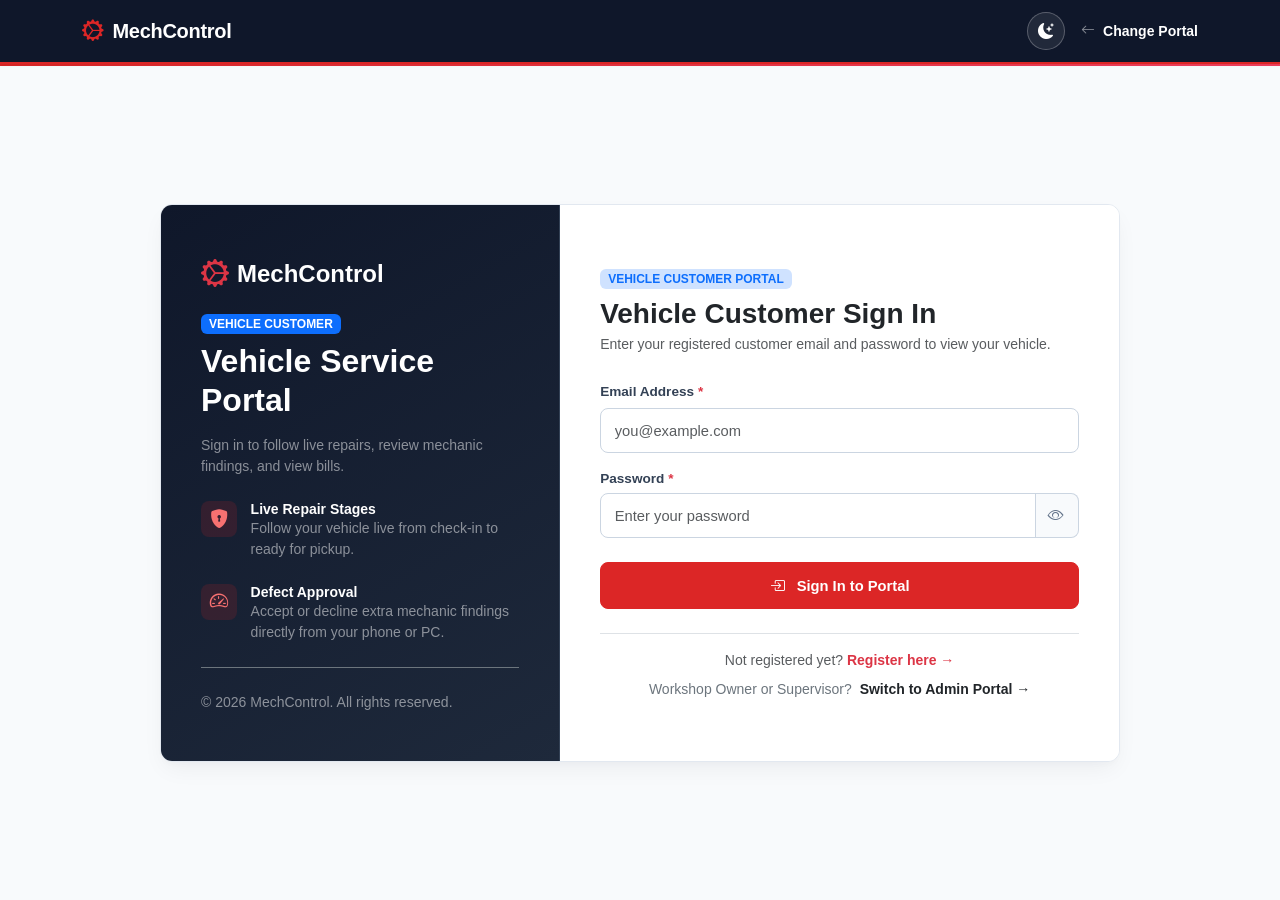
<file: signin.html>
<!DOCTYPE html>
<html lang="en">
<head>
  <meta charset="UTF-8" />
  <meta name="viewport" content="width=device-width, initial-scale=1.0" />
  <title>Sign In — MechControl</title>

  <!-- Bootstrap 5 CSS -->
  <link
    href="https://cdn.jsdelivr.net/npm/bootstrap@5.3.3/dist/css/bootstrap.min.css"
    rel="stylesheet"
    crossorigin="anonymous"
  />
  <!-- Bootstrap Icons -->
  <link
    href="https://cdn.jsdelivr.net/npm/bootstrap-icons@1.11.3/font/bootstrap-icons.min.css"
    rel="stylesheet"
  />
  <!-- Shared Style -->
  <link rel="stylesheet" href="style.css" />

  <!-- Theme Script (Applied early to prevent flash of wrong theme) -->
  <script src="theme.js"></script>
</head>

<body>

  <!-- ============================================================
       STATIC TOP NAVBAR (Exact same on every page)
       ============================================================ -->
  <header class="mc-navbar">
    <div class="container d-flex align-items-center justify-content-between">
      <a href="index.html" class="mc-brand">
        <i class="bi bi-gear-wide-connected" aria-hidden="true"></i>
        <span>MechControl</span>
      </a>
      
      <!-- Right Side: Circular Theme Toggle & Change Portal Link -->
      <div class="d-flex align-items-center gap-3">
        <button
          type="button"
          id="themeToggleBtn"
          class="mc-theme-btn"
          onclick="toggleTheme()"
          title="Toggle Dark / Light Mode"
          aria-label="Toggle theme"
        >
          <i class="bi bi-moon-stars-fill" id="themeToggleIcon"></i>
        </button>
        <a href="index.html" class="text-white-50 text-decoration-none small">
          <i class="bi bi-arrow-left me-1"></i> <span class="text-white fw-bold">Change Portal</span>
        </a>
      </div>
    </div>
  </header>
  <div class="mc-accent-bar" role="presentation"></div>

  <!-- ============================================================
       MAIN AUTH WRAPPER (Minimal Horizontal Split-Screen)
       ============================================================ -->
  <main class="auth-wrapper">
    <div class="auth-split-card">
      <div class="row g-0">

        <!-- LEFT COLUMN: Brand Panel -->
        <div class="col-lg-5 auth-brand-side">
          <div>
            <div class="d-flex align-items-center gap-2 mb-3">
              <i class="bi bi-gear-wide-connected text-danger fs-3"></i>
              <span class="fs-4 fw-bold tracking-tight text-white">MechControl</span>
            </div>
            
            <span class="badge bg-danger text-uppercase px-2 py-1 mb-2" id="brandRoleBadge">Portal</span>
            <h2 class="fw-bold mb-3" id="brandHeading">Sign In to MechControl</h2>
            <p class="text-white-50 small mb-4" id="brandDesc">
              Enter your registered Email ID and Password to access your dashboard.
            </p>

            <div class="auth-feature-item">
              <div class="auth-feature-icon" id="feature1Icon"><i class="bi bi-shield-lock-fill"></i></div>
              <div>
                <h6 class="fw-bold text-white mb-0 small" id="feature1Title">Verified Access</h6>
                <p class="text-white-50 small mb-0" id="feature1Desc">Secure authentication protecting workshop and repair data.</p>
              </div>
            </div>

            <div class="auth-feature-item">
              <div class="auth-feature-icon" id="feature2Icon"><i class="bi bi-speedometer2"></i></div>
              <div>
                <h6 class="fw-bold text-white mb-0 small" id="feature2Title">Real-Time Sync</h6>
                <p class="text-white-50 small mb-0" id="feature2Desc">Live connection between workshop floor and vehicle owners.</p>
              </div>
            </div>
          </div>

          <div class="pt-4 border-top border-secondary small text-white-50">
            &copy; 2026 MechControl. All rights reserved.
          </div>
        </div>

        <!-- RIGHT COLUMN: Sign In Form Side -->
        <div class="col-lg-7 auth-form-side d-flex flex-column justify-content-center">

          <!-- Success Alert Screen -->
          <div class="mc-success" id="successMsg" role="alert" tabindex="-1">
            <i class="bi bi-person-check-fill success-icon" id="successIcon" aria-hidden="true"></i>
            <h3 class="mt-3 mb-2 fw-bold text-dark" id="successHeading">Welcome back!</h3>
            <p class="text-muted small mb-4" id="successSub">Signing you in and loading your dashboard...</p>
            <div class="spinner-border text-danger" role="status">
              <span class="visually-hidden">Loading...</span>
            </div>
          </div>

          <!-- Sign-in form -->
          <form id="signinForm" novalidate aria-label="Sign in form">

            <!-- Heading & Context -->
            <div class="mb-4">
              <span class="badge bg-danger-subtle text-danger fw-bold text-uppercase px-2 py-1 mb-2" id="loginRoleBadge">Workshop Admin</span>
              <h3 class="fw-bold text-dark mb-1" id="loginHeaderTitle">Sign In</h3>
              <p class="text-muted small mb-0" id="loginHeaderSubtitle">Enter your registered email and password to continue.</p>
            </div>

            <!-- Role Hidden Input -->
            <input type="hidden" id="selectedRole" value="customer" />

            <!-- Error Banner -->
            <div class="gms-alert" id="errorBanner" role="alert" aria-live="assertive">
              <i class="bi bi-exclamation-triangle-fill me-2"></i>
              <span id="errorMsg">Invalid email or password. Please check your credentials.</span>
            </div>

            <!-- Email Address -->
            <div class="mb-3" id="grp-email">
              <label for="email" class="form-label">Email Address <span class="text-danger">*</span></label>
              <input
                type="email" id="email" name="email"
                class="form-control" placeholder="you@example.com"
                autocomplete="email" required
              />
              <div class="invalid-feedback" id="email-error">Please enter a valid email address.</div>
            </div>

            <!-- Password with Eye Toggle -->
            <div class="mb-4" id="grp-password">
              <div class="d-flex justify-content-between align-items-center mb-1">
                <label for="password" class="form-label mb-0">Password <span class="text-danger">*</span></label>
              </div>
              <div class="input-group">
                <input
                  type="password" id="password" name="password"
                  class="form-control" placeholder="Enter your password"
                  autocomplete="current-password" required
                />
                <button type="button" class="btn-eye" id="togglePassword" aria-label="Toggle password visibility">
                  <i class="bi bi-eye" id="eyeIcon"></i>
                </button>
              </div>
              <div class="invalid-feedback" id="password-error">Please enter your password.</div>
            </div>

            <!-- Submit Button -->
            <button type="submit" class="btn-mc-primary" id="submitBtn">
              <i class="bi bi-box-arrow-in-right me-1"></i> Sign In to Portal
            </button>

            <!-- Bottom Redirect Links -->
            <div class="mt-4 pt-3 border-top text-center small text-muted">
              <div class="mb-2">
                Not registered yet? <a href="signup.html" id="bottomRegisterLink" class="fw-bold text-danger text-decoration-none">Register here &rarr;</a>
              </div>
              <div class="text-secondary" id="switchCategoryWrapper">
                <span id="switchCategoryPrompt">Looking for Workshop Admin Login?</span>
                <a href="signin.html?role=admin" id="switchCategoryLink" class="fw-bold text-dark text-decoration-none ms-1">Switch to Admin Portal &rarr;</a>
              </div>
            </div>

          </form>

        </div>

      </div>
    </div>
  </main>

  <!-- Bootstrap 5 Bundle JS -->
  <script
    src="https://cdn.jsdelivr.net/npm/bootstrap@5.3.3/dist/js/bootstrap.bundle.min.js"
    crossorigin="anonymous"
  ></script>

  <!-- Sign In Logic (Basic Vanilla JS) -->
  <script src="signin.js"></script>

</body>
</html>
</file>
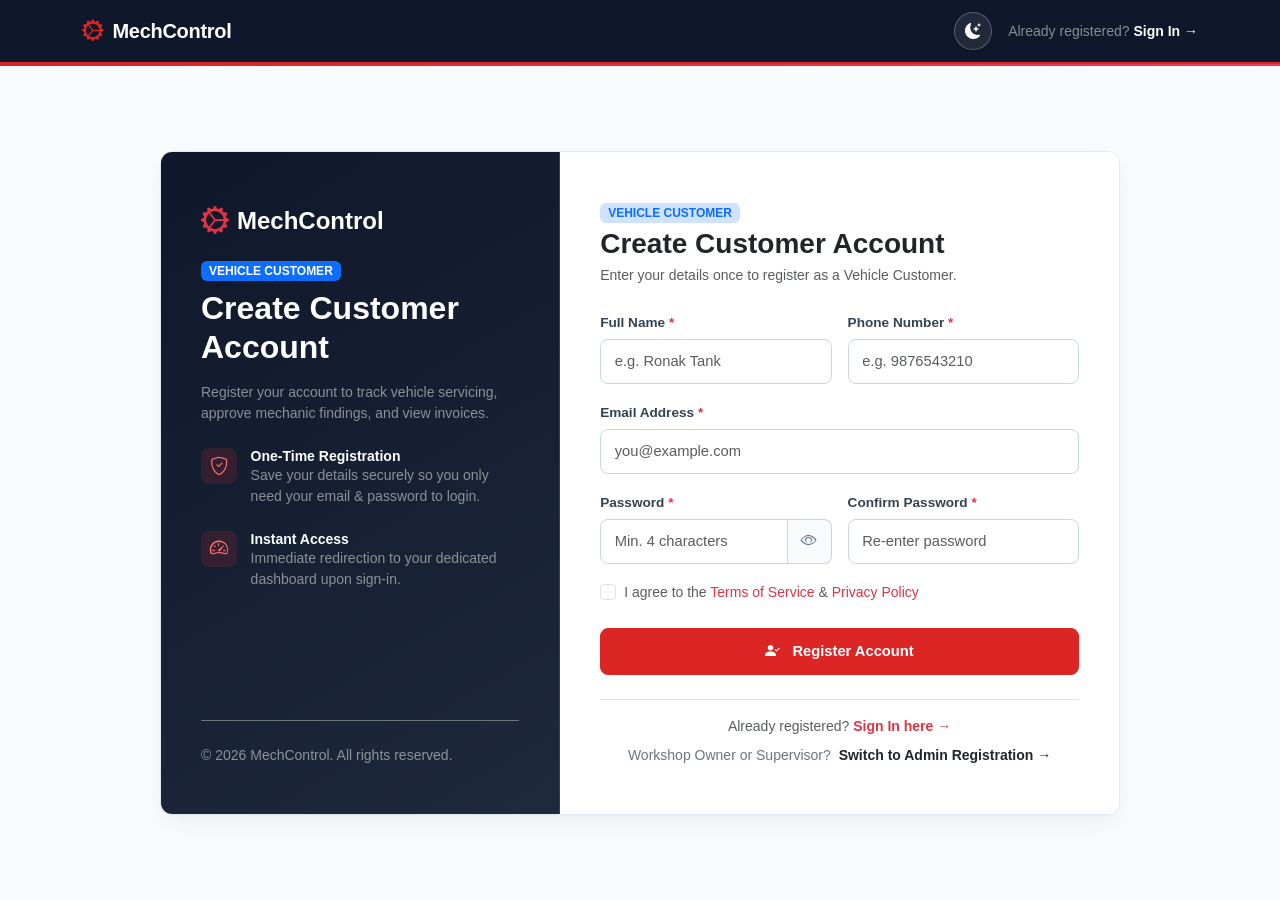
<file: signup.html>
<!DOCTYPE html>
<html lang="en">
<head>
  <meta charset="UTF-8" />
  <meta name="viewport" content="width=device-width, initial-scale=1.0" />
  <title>Register Account — MechControl</title>

  <!-- Bootstrap 5 CSS -->
  <link
    href="https://cdn.jsdelivr.net/npm/bootstrap@5.3.3/dist/css/bootstrap.min.css"
    rel="stylesheet"
    crossorigin="anonymous"
  />
  <!-- Bootstrap Icons -->
  <link
    href="https://cdn.jsdelivr.net/npm/bootstrap-icons@1.11.3/font/bootstrap-icons.min.css"
    rel="stylesheet"
  />
  <!-- Shared Style -->
  <link rel="stylesheet" href="style.css" />

  <!-- Theme Script (Applied early to prevent flash of wrong theme) -->
  <script src="theme.js"></script>
</head>

<body>

  <!-- ============================================================
       STATIC TOP NAVBAR (Exact same on every page)
       ============================================================ -->
  <header class="mc-navbar">
    <div class="container d-flex align-items-center justify-content-between">
      <a href="index.html" class="mc-brand">
        <i class="bi bi-gear-wide-connected" aria-hidden="true"></i>
        <span>MechControl</span>
      </a>
      
      <!-- Right Side: Circular Theme Toggle & Change Portal Link -->
      <div class="d-flex align-items-center gap-3">
        <button
          type="button"
          id="themeToggleBtn"
          class="mc-theme-btn"
          onclick="toggleTheme()"
          title="Toggle Dark / Light Mode"
          aria-label="Toggle theme"
        >
          <i class="bi bi-moon-stars-fill" id="themeToggleIcon"></i>
        </button>
        <a href="signin.html" id="topNavSignLink" class="text-white-50 text-decoration-none small">
          Already registered? <span class="text-white fw-bold">Sign In &rarr;</span>
        </a>
      </div>
    </div>
  </header>
  <div class="mc-accent-bar" role="presentation"></div>

  <!-- ============================================================
       MAIN AUTH WRAPPER (Horizontal Split-Screen)
       ============================================================ -->
  <main class="auth-wrapper">
    <div class="auth-split-card">
      <div class="row g-0">

        <!-- LEFT COLUMN: Brand Overview & Value -->
        <div class="col-lg-5 auth-brand-side">
          <div>
            <div class="d-flex align-items-center gap-2 mb-3">
              <i class="bi bi-gear-wide-connected text-danger fs-3"></i>
              <span class="fs-4 fw-bold tracking-tight text-white">MechControl</span>
            </div>
            
            <span class="badge bg-danger text-uppercase px-2 py-1 mb-2" id="brandRegBadge">Registration</span>
            <h2 class="fw-bold mb-3" id="brandRegHeading">Create Your Account</h2>
            <p class="text-white-50 small mb-4" id="brandRegDesc">
              Enter your details once to register. After registration, sign in anytime with your Email ID and Password.
            </p>

            <div class="auth-feature-item">
              <div class="auth-feature-icon" id="regFeature1Icon"><i class="bi bi-shield-check"></i></div>
              <div>
                <h6 class="fw-bold text-white mb-0 small" id="regFeature1Title">One-Time Registration</h6>
                <p class="text-white-50 small mb-0" id="regFeature1Desc">Save your details securely so you only need your email & password to login.</p>
              </div>
            </div>

            <div class="auth-feature-item">
              <div class="auth-feature-icon" id="regFeature2Icon"><i class="bi bi-speedometer2"></i></div>
              <div>
                <h6 class="fw-bold text-white mb-0 small" id="regFeature2Title">Instant Access</h6>
                <p class="text-white-50 small mb-0" id="regFeature2Desc">Immediate redirection to your dedicated dashboard upon sign-in.</p>
              </div>
            </div>
          </div>

          <div class="pt-4 border-top border-secondary small text-white-50">
            &copy; 2026 MechControl. All rights reserved.
          </div>
        </div>

        <!-- RIGHT COLUMN: Registration Form -->
        <div class="col-lg-7 auth-form-side">

          <!-- Success Alert Screen -->
          <div class="gms-success" id="successMsg" role="alert" tabindex="-1">
            <i class="bi bi-check-circle-fill success-icon text-success" aria-hidden="true"></i>
            <h3 class="mt-3 mb-2 fw-bold text-dark">Registration Successful!</h3>
            <p class="text-muted small mb-4">Your account has been created. Redirecting you to sign in with your email & password...</p>
            <div class="spinner-border text-danger" role="status">
              <span class="visually-hidden">Loading...</span>
            </div>
          </div>

          <!-- Registration Form -->
          <form id="signupForm" novalidate aria-label="Create account form">

            <div class="mb-4">
              <span class="badge bg-danger-subtle text-danger fw-bold text-uppercase px-2 py-1 mb-1" id="regSubBadge">Workshop Admin</span>
              <h3 class="fw-bold text-dark mb-1" id="regHeaderTitle">Create Account</h3>
              <p class="text-muted small" id="regHeaderSubtitle">Fill in your information below to register your account.</p>
            </div>

            <!-- Role Hidden Input (Category selection list removed from form!) -->
            <input type="hidden" id="selectedRole" value="customer" />

            <!-- Error Banner -->
            <div class="gms-alert" id="errorBanner" role="alert">
              <i class="bi bi-exclamation-triangle-fill me-2"></i>
              <span id="errorMsgText">Please check all required fields.</span>
            </div>

            <!-- Row 1: Full Name & Phone Number -->
            <div class="row g-3 mb-3">
              <div class="col-md-6" id="grp-name">
                <label for="fullName" class="form-label">Full Name <span class="text-danger">*</span></label>
                <input
                  type="text" id="fullName" name="fullName"
                  class="form-control" placeholder="e.g. Ronak Tank" required
                />
                <div class="invalid-feedback" id="fullName-error">Please enter your full name.</div>
              </div>
              <div class="col-md-6" id="grp-phone">
                <label for="phone" class="form-label">Phone Number <span class="text-danger">*</span></label>
                <input
                  type="tel" id="phone" name="phone"
                  class="form-control" placeholder="e.g. 9876543210"
                  maxlength="10" required
                />
                <div class="invalid-feedback" id="phone-error">Enter a valid 10-digit phone.</div>
              </div>
            </div>

            <!-- Row 2: Email Address -->
            <div class="mb-3" id="grp-email">
              <label for="email" class="form-label">Email Address <span class="text-danger">*</span></label>
              <input
                type="email" id="email" name="email"
                class="form-control" placeholder="you@example.com" required
              />
              <div class="invalid-feedback" id="email-error">Enter a valid email address.</div>
            </div>

            <!-- Row 3: Password & Confirm Password -->
            <div class="row g-3 mb-3">
              <div class="col-md-6" id="grp-password">
                <label for="password" class="form-label">Password <span class="text-danger">*</span></label>
                <div class="input-group">
                  <input
                    type="password" id="password" name="password"
                    class="form-control" placeholder="Min. 4 characters" required
                  />
                  <button type="button" class="btn-eye" id="togglePassword">
                    <i class="bi bi-eye" id="eyeIcon"></i>
                  </button>
                </div>
                <div class="invalid-feedback" id="password-error">Password must be at least 4 characters.</div>
              </div>
              <div class="col-md-6" id="grp-confirm">
                <label for="confirmPassword" class="form-label">Confirm Password <span class="text-danger">*</span></label>
                <input
                  type="password" id="confirmPassword" name="confirmPassword"
                  class="form-control" placeholder="Re-enter password" required
                />
                <div class="invalid-feedback" id="confirm-error">Passwords do not match.</div>
              </div>
            </div>

            <!-- Terms agreement -->
            <div class="form-check mb-4" id="grp-terms">
              <input class="form-check-input" type="checkbox" id="terms" required />
              <label class="form-check-label small text-muted" for="terms">
                I agree to the <a href="#" class="text-danger text-decoration-none">Terms of Service</a> & <a href="#" class="text-danger text-decoration-none">Privacy Policy</a>
              </label>
              <div class="invalid-feedback">You must agree before registering.</div>
            </div>

            <!-- Submit Button -->
            <button type="submit" class="btn-mc-primary" id="submitBtn">
              <i class="bi bi-person-check-fill me-1"></i> Register Account
            </button>

            <!-- Bottom Redirect Links -->
            <div class="mt-4 pt-3 border-top text-center small text-muted">
              <div class="mb-2">
                Already registered? <a href="signin.html" id="bottomSignInLink" class="fw-bold text-danger text-decoration-none">Sign In here &rarr;</a>
              </div>
              <div class="text-secondary">
                <span id="switchRegPrompt">Vehicle Customer?</span>
                <a href="signup.html?role=customer" id="switchRegLink" class="fw-bold text-dark text-decoration-none ms-1">Switch to Customer Registration &rarr;</a>
              </div>
            </div>

          </form>

        </div>

      </div>
    </div>
  </main>

  <!-- Bootstrap 5 Bundle JS -->
  <script
    src="https://cdn.jsdelivr.net/npm/bootstrap@5.3.3/dist/js/bootstrap.bundle.min.js"
    crossorigin="anonymous"
  ></script>

  <!-- Registration Logic (Basic Vanilla JS) -->
  <script src="signup.js"></script>

</body>
</html>
</file>
<file: style.css>
/* ================================================================
   style.css — MechControl Design System & Shared Styles
   Consistent, minimal, high-contrast, professional across all pages.
   Refined color palette for comfortable, long-duration work.
   ================================================================ */

:root {
  /* Brand Palette (Refined Precision Crimson & Slate) */
  --mc-primary:       #dc2626;       /* MechControl Precision Red */
  --mc-primary-hover: #b91c1c;       /* Darker ruby red on hover */
  --mc-dark:          #0f172a;       /* Deep slate navy header */
  --mc-surface:       #f8fafc;       /* Soothing clean light slate canvas */
  --mc-card:          #ffffff;       /* Pure white card surface */
  --mc-border:        #e2e8f0;       /* Modern subtle border */
  --mc-border-hover:  #cbd5e1;       /* Border on focus/hover */
  --mc-text:          #0f172a;       /* High-contrast readable slate text */
  --mc-muted:         #64748b;       /* Secondary neutral text */
  --mc-success:       #059669;       /* Emerald for ready/success */
  --mc-warning:       #d97706;       /* Amber for inspection findings */
  --mc-focus:         rgba(220, 38, 38, 0.15);

  /* Aliases for backwards compatibility */
  --gms-primary:      var(--mc-primary);
  --gms-primary-dk:   var(--mc-primary-hover);
  --gms-dark:         var(--mc-dark);
  --gms-surface:      var(--mc-surface);
  --gms-card:         var(--mc-card);
  --gms-muted:        var(--mc-muted);
  --gms-border:       var(--mc-border);
  --gms-focus:        var(--mc-focus);
}

/* Base Body */
body {
  background-color: var(--mc-surface);
  color: var(--mc-text);
  font-family: -apple-system, BlinkMacSystemFont, "Segoe UI", Roboto, "Inter", "Helvetica Neue", Arial, sans-serif;
  margin: 0;
  padding: 0;
  min-height: 100vh;
  display: flex;
  flex-direction: column;
  -webkit-font-smoothing: antialiased;
}

/* ================================================================
   1. STATIC, UNIFORM TOP NAVBAR (Exact same height on all pages)
   ================================================================ */
.mc-navbar, .gms-navbar {
  background-color: var(--mc-dark);
  height: 64px;
  padding: 0 1.5rem;
  border-bottom: 2px solid var(--mc-primary);
  box-shadow: 0 1px 3px rgba(0, 0, 0, 0.08);
  display: flex;
  align-items: center;
  position: sticky;
  top: 0;
  z-index: 1050;
  width: 100%;
}

.mc-brand, .gms-nav-brand, .gms-navbar-brand {
  color: #ffffff !important;
  font-weight: 700;
  font-size: 1.25rem;
  text-decoration: none;
  display: inline-flex;
  align-items: center;
  gap: 0.55rem;
  letter-spacing: -0.3px;
  line-height: 1;
}

.mc-brand i, .gms-nav-brand i, .gms-navbar-brand i {
  color: var(--mc-primary);
  font-size: 1.35rem;
}

.mc-brand-badge {
  background-color: rgba(220, 38, 38, 0.2);
  border: 1px solid rgba(220, 38, 38, 0.5);
  color: #fca5a5;
  font-size: 0.72rem;
  padding: 0.2rem 0.55rem;
  border-radius: 4px;
  font-weight: 600;
  text-transform: uppercase;
}

.mc-accent-bar, .gms-accent-bar {
  height: 2px;
  background: linear-gradient(90deg, var(--mc-primary) 0%, #f43f5e 100%);
  width: 100%;
}

/* ================================================================
   2. HORIZONTAL SPLIT-SCREEN AUTH CARD (Professional Layout)
   ================================================================ */
.auth-wrapper {
  flex: 1;
  display: flex;
  align-items: center;
  justify-content: center;
  padding: 2.5rem 1rem;
}

.auth-split-card {
  background: #ffffff;
  border: 1px solid var(--mc-border);
  border-radius: 12px;
  overflow: hidden;
  width: 100%;
  max-width: 960px;
  box-shadow: 0 10px 25px -5px rgba(15, 23, 42, 0.06), 0 4px 6px -2px rgba(15, 23, 42, 0.02);
}

.auth-brand-side {
  background: linear-gradient(150deg, #0f172a 0%, #1e293b 100%);
  color: #ffffff;
  padding: 3rem 2.5rem;
  display: flex;
  flex-direction: column;
  justify-content: space-between;
  border-right: 1px solid #334155;
}

.auth-form-side {
  background: #ffffff;
  padding: 3rem 2.5rem;
}

.auth-feature-item {
  display: flex;
  align-items: flex-start;
  gap: 0.85rem;
  margin-bottom: 1.5rem;
}

.auth-feature-icon {
  width: 36px;
  height: 36px;
  border-radius: 8px;
  background: rgba(220, 38, 38, 0.15);
  color: #f87171;
  display: flex;
  align-items: center;
  justify-content: center;
  font-size: 1.15rem;
  flex-shrink: 0;
}

/* ================================================================
   3. FORMS & INPUTS (Crisp, High-Legibility Styling)
   ================================================================ */
.form-label {
  font-size: 0.85rem;
  font-weight: 600;
  color: #334155;
  margin-bottom: 0.35rem;
}

.form-control, .form-select {
  border: 1px solid #cbd5e1;
  border-radius: 8px;
  padding: 0.65rem 0.85rem;
  font-size: 0.92rem;
  color: var(--mc-text);
  background-color: #ffffff;
  transition: border-color 0.15s ease, box-shadow 0.15s ease;
}

.form-control:focus, .form-select:focus {
  border-color: var(--mc-primary);
  box-shadow: 0 0 0 3px var(--mc-focus);
  outline: none;
}

.input-group .form-control {
  border-top-right-radius: 0;
  border-bottom-right-radius: 0;
}

.btn-eye {
  background: #f8fafc;
  border: 1px solid #cbd5e1;
  border-left: none;
  border-top-right-radius: 8px;
  border-bottom-right-radius: 8px;
  color: var(--mc-muted);
  padding: 0 0.85rem;
  cursor: pointer;
  display: flex;
  align-items: center;
  transition: color 0.15s;
}

.btn-eye:hover {
  color: var(--mc-text);
}

/* ================================================================
   4. BUTTONS & MICRO-INTERACTIONS
   =============================================================== */
.btn-mc-primary, .btn-gms-primary {
  width: 100%;
  padding: 0.72rem 1.25rem;
  background: var(--mc-primary);
  border: 1px solid var(--mc-primary);
  color: #ffffff !important;
  font-weight: 600;
  font-size: 0.92rem;
  border-radius: 8px;
  cursor: pointer;
  text-decoration: none;
  display: inline-flex;
  align-items: center;
  justify-content: center;
  gap: 0.5rem;
  transition: all 0.2s ease;
}

.btn-mc-primary:hover, .btn-gms-primary:hover {
  background: var(--mc-primary-hover);
  border-color: var(--mc-primary-hover);
  box-shadow: 0 4px 12px rgba(220, 38, 38, 0.28);
  transform: translateY(-1px);
}

.btn-mc-primary:active, .btn-gms-primary:active {
  transform: translateY(0);
}

/* Interactive Category Cards (index.html) */
.hover-card {
  transition: transform 0.2s ease, box-shadow 0.2s ease, border-color 0.2s ease;
  border: 1px solid var(--mc-border) !important;
}

.hover-card:hover {
  transform: translateY(-4px);
  box-shadow: 0 12px 28px rgba(15, 23, 42, 0.08) !important;
  border-color: #cbd5e1 !important;
}

/* Card Containers */
.mc-card, .gms-card {
  background: #ffffff;
  border: 1px solid var(--mc-border);
  border-radius: 12px;
  box-shadow: 0 2px 4px rgba(0, 0, 0, 0.02);
}

/* Alerts & Notifications */
.gms-alert {
  display: none;
  background-color: #fef2f2;
  border: 1px solid #fecaca;
  color: #991b1b;
  border-radius: 8px;
  padding: 0.75rem 1rem;
  font-size: 0.85rem;
  margin-bottom: 1.25rem;
  align-items: center;
  gap: 0.5rem;
}

.gms-alert.visible {
  display: flex;
}

.mc-success, .gms-success {
  display: none;
  text-align: center;
  padding: 2rem 1rem;
}

.success-icon {
  font-size: 3rem;
  color: var(--mc-success);
}

/* Footer */
footer, .mc-footer {
  margin-top: auto;
  background-color: #ffffff;
  border-top: 1px solid var(--mc-border);
  padding: 1.25rem 1rem;
  text-align: center;
  color: var(--mc-muted);
  font-size: 0.84rem;
}

/* Responsive adjustments */
@media (max-width: 991.98px) {
  .auth-brand-side {
    padding: 2rem 1.5rem;
    border-right: none;
    border-bottom: 1px solid #334155;
  }
  .auth-form-side {
    padding: 2rem 1.5rem;
  }
}

/* ================================================================
   CIRCULAR THEME TOGGLE BUTTON (Dark / Light Mode)
   ================================================================ */
.mc-theme-btn {
  width: 38px;
  height: 38px;
  border-radius: 50% !important;
  border: 1px solid rgba(255, 255, 255, 0.25) !important;
  background: rgba(255, 255, 255, 0.08) !important;
  color: #ffffff !important;
  display: inline-flex !important;
  align-items: center;
  justify-content: center;
  padding: 0 !important;
  cursor: pointer;
  transition: all 0.2s ease;
  line-height: 1;
}

.mc-theme-btn:hover {
  background: rgba(255, 255, 255, 0.2) !important;
  border-color: rgba(255, 255, 255, 0.45) !important;
  transform: scale(1.06);
}

/* ================================================================
   DARK MODE THEME SYSTEM
   ================================================================ */
[data-theme="dark"] {
  --mc-dark:          #080d1a;
  --mc-surface:       #0b0f19;
  --mc-card:          #151c2e;
  --mc-border:        #26334d;
  --mc-border-hover:  #3b4b68;
  --mc-text:          #f8fafc;
  --mc-muted:         #94a3b8;
  --mc-focus:         rgba(220, 38, 38, 0.35);
}

[data-theme="dark"] body {
  background-color: var(--mc-surface);
  color: var(--mc-text);
}

[data-theme="dark"] .card,
[data-theme="dark"] .mc-card,
[data-theme="dark"] .auth-split-card,
[data-theme="dark"] .auth-form-side,
[data-theme="dark"] .stat-box {
  background-color: var(--mc-card) !important;
  border-color: var(--mc-border) !important;
  color: var(--mc-text) !important;
}

[data-theme="dark"] .text-dark,
[data-theme="dark"] h1,
[data-theme="dark"] h2,
[data-theme="dark"] h3,
[data-theme="dark"] h4,
[data-theme="dark"] h5,
[data-theme="dark"] h6 {
  color: #f8fafc !important;
}

[data-theme="dark"] .text-muted {
  color: #94a3b8 !important;
}

[data-theme="dark"] .bg-light,
[data-theme="dark"] .bg-white {
  background-color: #151c2e !important;
  color: #f8fafc !important;
}

[data-theme="dark"] .form-control,
[data-theme="dark"] .form-select {
  background-color: #0b0f19 !important;
  border-color: #26334d !important;
  color: #f8fafc !important;
}

[data-theme="dark"] .form-control:focus,
[data-theme="dark"] .form-select:focus {
  border-color: var(--mc-primary) !important;
  box-shadow: 0 0 0 3px rgba(220, 38, 38, 0.25) !important;
}

[data-theme="dark"] .btn-eye {
  background-color: #0b0f19 !important;
  border-color: #26334d !important;
  color: #94a3b8 !important;
}

[data-theme="dark"] .btn-eye:hover {
  color: #f8fafc !important;
}

[data-theme="dark"] .table {
  color: #f8fafc !important;
  border-color: #26334d !important;
}

[data-theme="dark"] .table-light,
[data-theme="dark"] thead.table-light tr,
[data-theme="dark"] thead.table-light th {
  background-color: #0b0f19 !important;
  color: #94a3b8 !important;
  border-color: #26334d !important;
}

[data-theme="dark"] .table-hover tbody tr:hover {
  background-color: rgba(255, 255, 255, 0.04) !important;
  color: #ffffff !important;
}

[data-theme="dark"] .modal-content {
  background-color: #151c2e !important;
  color: #f8fafc !important;
  border-color: #26334d !important;
}

[data-theme="dark"] .modal-header.bg-dark {
  background-color: #080d1a !important;
  border-bottom-color: #26334d !important;
}

[data-theme="dark"] .modal-footer.bg-light {
  background-color: #0b0f19 !important;
  border-top-color: #26334d !important;
}

[data-theme="dark"] .border,
[data-theme="dark"] .border-top,
[data-theme="dark"] .border-bottom,
[data-theme="dark"] .border-start,
[data-theme="dark"] .border-end {
  border-color: #26334d !important;
}

[data-theme="dark"] footer,
[data-theme="dark"] .mc-footer {
  background-color: #080d1a !important;
  border-top-color: #26334d !important;
  color: #94a3b8 !important;
}

[data-theme="dark"] .mc-footer p.text-dark {
  color: #f8fafc !important;
}

[data-theme="dark"] .btn-outline-dark {
  color: #f8fafc !important;
  border-color: #3b4b68 !important;
  background-color: transparent !important;
}

[data-theme="dark"] .btn-outline-dark:hover {
  background-color: #26334d !important;
  color: #ffffff !important;
}

[data-theme="dark"] .btn-outline-secondary {
  color: #94a3b8 !important;
  border-color: #26334d !important;
}

[data-theme="dark"] .btn-outline-secondary:hover {
  background-color: #26334d !important;
  color: #ffffff !important;
}

[data-theme="dark"] .hover-card:hover {
  border-color: #3b4b68 !important;
  box-shadow: 0 16px 32px rgba(0, 0, 0, 0.45) !important;
}

[data-theme="dark"] .bg-danger-subtle {
  background-color: rgba(220, 38, 38, 0.15) !important;
  color: #fca5a5 !important;
}

[data-theme="dark"] .bg-primary-subtle {
  background-color: rgba(37, 99, 235, 0.15) !important;
  color: #93c5fd !important;
}

[data-theme="dark"] .bg-warning-subtle {
  background-color: rgba(217, 119, 6, 0.15) !important;
  color: #fcd34d !important;
}

[data-theme="dark"] .bg-success-subtle {
  background-color: rgba(5, 150, 105, 0.15) !important;
  color: #6ee7b7 !important;
}
</file>
<file: admin-dashboard.css>
/* ================================================================
   admin-dashboard.css — MechControl Admin Dashboard Styles
   Clean, minimal, high-contrast, professional, and easy to understand.
   ================================================================ */

/* Page Background */
body.admin-body {
  background-color: #f8fafc;
  color: #1e293b;
  font-family: -apple-system, BlinkMacSystemFont, "Segoe UI", Roboto, Arial, sans-serif;
  min-height: 100vh;
  margin: 0;
  padding-bottom: 50px;
}

/* Tab Navigation inside Navbar */
.adm-tab-link {
  color: #94a3b8 !important;
  font-weight: 500;
  font-size: 0.92rem;
  padding: 0.45rem 0.9rem !important;
  border-radius: 6px;
  cursor: pointer;
  transition: all 0.15s ease;
  display: inline-flex;
  align-items: center;
  gap: 0.4rem;
  text-decoration: none;
}

.adm-tab-link:hover {
  color: #ffffff !important;
  background-color: rgba(255, 255, 255, 0.08);
}

.adm-tab-link.active {
  color: #ffffff !important;
  background-color: rgba(220, 38, 38, 0.2);
  border-bottom: 2px solid var(--mc-primary);
}

/* Stat KPI Cards (Top 4 Summary Metric Boxes) */
.stat-box {
  background-color: #ffffff;
  border: 1px solid #e2e8f0;
  border-radius: 10px;
  padding: 1.25rem;
  margin-bottom: 1.25rem;
  box-shadow: 0 2px 8px rgba(0, 0, 0, 0.03);
  transition: transform 0.2s ease, box-shadow 0.2s ease;
}

.stat-box:hover {
  transform: translateY(-2px);
  box-shadow: 0 6px 18px rgba(0, 0, 0, 0.06);
}

.stat-title {
  font-size: 0.78rem;
  font-weight: 700;
  text-transform: uppercase;
  color: #64748b;
  letter-spacing: 0.5px;
}

.stat-number {
  font-size: 1.85rem;
  font-weight: 800;
  color: #0f172a;
  margin: 0.35rem 0;
  line-height: 1.1;
}

.stat-desc {
  font-size: 0.8rem;
  color: #64748b;
  margin: 0;
}

.stat-icon {
  width: 44px;
  height: 44px;
  border-radius: 10px;
  display: flex;
  align-items: center;
  justify-content: center;
  font-size: 1.35rem;
}

.icon-blue   { background-color: #e0f2fe; color: #0284c7; }
.icon-amber  { background-color: #fef3c7; color: #d97706; }
.icon-green  { background-color: #dcfce7; color: #16a34a; }
.icon-purple { background-color: #ede9fe; color: #7c3aed; }

/* Filter and Search Box */
.filter-card {
  background-color: #ffffff;
  border: 1px solid #e2e8f0;
  border-radius: 10px;
  padding: 1rem 1.25rem;
  margin-bottom: 1.5rem;
  box-shadow: 0 2px 8px rgba(0, 0, 0, 0.02);
}

.filter-pill {
  background-color: #f1f5f9;
  border: 1px solid #e2e8f0;
  color: #475569;
  padding: 0.4rem 0.9rem;
  border-radius: 20px;
  font-size: 0.84rem;
  font-weight: 500;
  cursor: pointer;
  transition: all 0.15s ease;
  white-space: nowrap;
}

.filter-pill:hover {
  background-color: #e2e8f0;
  color: #0f172a;
}

.filter-pill.active {
  background-color: var(--mc-primary);
  border-color: var(--mc-primary);
  color: #ffffff;
}

/* Vehicle Job Cards */
.vehicle-job-card {
  background-color: #ffffff;
  border: 1px solid #e2e8f0;
  border-radius: 10px;
  margin-bottom: 1.5rem;
  box-shadow: 0 2px 10px rgba(0, 0, 0, 0.03);
  overflow: hidden;
  transition: border-color 0.2s ease, box-shadow 0.2s ease;
}

.vehicle-job-card:hover {
  border-color: #cbd5e1;
  box-shadow: 0 6px 20px rgba(0, 0, 0, 0.06);
}

.job-card-header {
  background-color: #f8fafc;
  border-bottom: 1px solid #e2e8f0;
  padding: 0.85rem 1.25rem;
  display: flex;
  justify-content: space-between;
  align-items: center;
  flex-wrap: wrap;
  gap: 0.5rem;
}

.plate-badge {
  background-color: #fef08a;
  border: 1px solid #facc15;
  color: #854d0e;
  font-family: monospace;
  font-weight: 800;
  font-size: 0.88rem;
  padding: 0.2rem 0.6rem;
  border-radius: 4px;
  letter-spacing: 0.5px;
}

.job-card-body {
  padding: 1.25rem;
}

/* Mechanic Assigned Box */
.assigned-mechanic-box {
  background-color: #f8fafc;
  border: 1px solid #e2e8f0;
  border-radius: 8px;
  padding: 0.75rem 0.9rem;
}

/* Discovered Problems Box (Requirement 2) */
.discovered-issue-box {
  background-color: #fffbeb;
  border: 1px solid #fde68a;
  border-left: 4px solid #f59e0b;
  border-radius: 8px;
  padding: 0.9rem 1.1rem;
  margin-top: 1rem;
}

.discovered-issue-title {
  font-weight: 700;
  color: #92400e;
  font-size: 0.88rem;
  display: flex;
  align-items: center;
  gap: 0.4rem;
}

/* Customer Pickup & Privacy Notice Box (Requirement 4) */
.pickup-privacy-box {
  background-color: #f0fdf4;
  border: 1px solid #bbf7d0;
  border-left: 4px solid #10b981;
  border-radius: 8px;
  padding: 0.9rem 1.1rem;
  margin-top: 1rem;
}

.pickup-privacy-title {
  font-weight: 700;
  color: #166534;
  font-size: 0.88rem;
  display: flex;
  align-items: center;
  gap: 0.4rem;
}

.pickup-privacy-text {
  font-size: 0.82rem;
  color: #14532d;
  margin: 0.35rem 0 0.75rem;
  line-height: 1.4;
}

/* Tab Sections */
.admin-tab-section {
  display: none;
}

.admin-tab-section.active {
  display: block;
}
</file>
<file: customer-dashboard.css>
﻿/* ================================================================
   customer-dashboard.css ΓÇö Garage Management System
   Styles for customer-dashboard.html
   (Relies on shared design tokens defined in style.css)
   ================================================================

   TABLE OF CONTENTS
   -----------------
   1.  Navbar
   2.  Sign-Out Button
   3.  Welcome Banner
   4.  Avatar
   5.  Stat Cards (summary row)
   6.  Stat Icon Colour Variants
   7.  Main Content Card (shared card shell)
   8.  Card Header & Body
   9.  Detail Group (label + value rows)
   10. Registration Badge & Price Badge
   11. Repair Status Stepper
   12. Status Badge (Received / In Progress / Ready)
   13. Spinning Gear Animation
   14. Mechanic Notes
   15. Page Header (Contact Us title)
   16. Contact Info Items
   17. Contact Link
   18. Tip Card
   19. Contact Form Success Screen
   20. Outline Button (.btn-gms-outline)
   21. Footer
   22. Section Visibility Helper
   23. Responsive Overrides
================================================================ */


/* ================================================================
   1. NAVBAR
   Dark navy bar with red brand accent.
================================================================ */
.gms-navbar {
  background: var(--gms-dark);
  padding: .75rem 0;
  box-shadow: 0 2px 12px rgba(0,0,0,.25);
  position: sticky;
  top: 0;
  z-index: 1000;
}

.gms-nav-brand {
  color: #fff !important;
  font-weight: 800;
  font-size: 1.25rem;
  letter-spacing: .5px;
  text-decoration: none;
  transition: color .2s;
}
.gms-nav-brand:hover { color: var(--gms-primary) !important; }

/* Nav links */
.gms-nav-link {
  color: rgba(255,255,255,.75) !important;
  font-weight: 600;
  font-size: .9rem;
  border-radius: .4rem;
  padding: .45rem .85rem !important;
  transition: color .2s, background .2s;
  text-decoration: none;
}
.gms-nav-link:hover,
.gms-nav-link.active {
  color: #fff !important;
  background: rgba(255,255,255,.1);
}
.gms-nav-link:focus-visible {
  outline: 2px solid var(--gms-primary);
  outline-offset: 2px;
}

/* Mobile hamburger icon */
.gms-toggler {
  background: transparent;
  border: 1.5px solid rgba(255,255,255,.3);
  border-radius: .4rem;
  color: #fff;
  font-size: 1.25rem;
  padding: .3rem .6rem;
  transition: border-color .2s;
}
.gms-toggler:focus { outline: 2px solid var(--gms-primary); outline-offset: 2px; }
.gms-toggler:hover { border-color: var(--gms-primary); }


/* ================================================================
   2. SIGN-OUT BUTTON
   Small red pill button in the navbar.
================================================================ */
.gms-signout-btn {
  background: var(--gms-primary);
  color: #fff !important;
  font-weight: 700;
  font-size: .85rem;
  padding: .42rem 1rem;
  border-radius: 2rem;
  text-decoration: none;
  display: inline-flex;
  align-items: center;
  transition: background .2s, box-shadow .2s, transform .1s;
}
.gms-signout-btn:hover {
  background: var(--gms-primary-dk);
  box-shadow: 0 3px 10px rgba(230,51,18,.35);
  transform: translateY(-1px);
}
.gms-signout-btn:focus-visible {
  outline: 2px solid var(--gms-primary);
  outline-offset: 3px;
}


/* ================================================================
   3. WELCOME BANNER
   Gradient strip greeting the logged-in customer.
================================================================ */
.gms-welcome-banner {
  background: linear-gradient(135deg, var(--gms-dark) 0%, #16213e 60%, #0f3460 100%);
  border-radius: .75rem;
  padding: 1.5rem 1.75rem;
  color: #fff;
  position: relative;
  overflow: hidden;
}

/* Same tyre-tread texture as the hero */
.gms-welcome-banner::before {
  content: '';
  position: absolute;
  inset: 0;
  background-image: repeating-linear-gradient(
    45deg,
    rgba(255,255,255,.03) 0px,
    rgba(255,255,255,.03) 2px,
    transparent 2px,
    transparent 12px
  );
  pointer-events: none;
}

.gms-welcome-title {
  font-size: 1.3rem;
  font-weight: 700;
}

.gms-welcome-sub {
  font-size: .875rem;
  color: rgba(255,255,255,.7);
}


/* ================================================================
   4. AVATAR
   Circle icon placeholder shown in the welcome banner.
================================================================ */
.gms-avatar {
  font-size: 3rem;
  color: var(--gms-primary);
  line-height: 1;
  filter: drop-shadow(0 2px 6px rgba(230,51,18,.4));
  flex-shrink: 0;
}


/* ================================================================
   5. STAT CARDS
   Four small summary tiles shown below the welcome banner.
================================================================ */
.gms-stat-card {
  background: #fff;
  border-radius: .65rem;
  padding: 1.1rem 1rem;
  box-shadow: 0 2px 12px rgba(0,0,0,.07);
  height: 100%;
  display: flex;
  flex-direction: column;
  align-items: flex-start;
  gap: .4rem;
  transition: box-shadow .2s, transform .2s;
}
.gms-stat-card:hover {
  box-shadow: 0 6px 20px rgba(0,0,0,.11);
  transform: translateY(-2px);
}

.gms-stat-icon {
  width: 2.4rem;
  height: 2.4rem;
  border-radius: .5rem;
  display: flex;
  align-items: center;
  justify-content: center;
  font-size: 1.15rem;
}

.gms-stat-label {
  font-size: .72rem;
  font-weight: 700;
  text-transform: uppercase;
  letter-spacing: 1px;
  color: var(--gms-muted);
}

.gms-stat-value {
  font-size: .95rem;
  font-weight: 700;
  color: var(--gms-dark);
}


/* ================================================================
   6. STAT ICON COLOUR VARIANTS
   Soft tinted backgrounds for each stat icon.
================================================================ */
.bg-primary-soft  { background: rgba(13, 110, 253, .12); color: #0d6efd; }
.bg-warning-soft  { background: rgba(255, 193,   7, .15); color: #b48a00; }
.bg-success-soft  { background: rgba(25, 135,  84, .12); color: #198754; }
.bg-red-soft      { background: rgba(230, 51,  18, .12); color: var(--gms-primary); }


/* ================================================================
   7. MAIN CONTENT CARD
   Shared white card shell used throughout the dashboard.
================================================================ */
.gms-card {
  background: #fff;
  border-radius: .75rem;
  box-shadow: 0 2px 16px rgba(0,0,0,.07);
  overflow: hidden;
}


/* ================================================================
   8. CARD HEADER & BODY
================================================================ */
.gms-card-header {
  background: var(--gms-dark);
  color: #fff;
  font-size: .8rem;
  font-weight: 700;
  letter-spacing: 1px;
  text-transform: uppercase;
  padding: .75rem 1.25rem;
}

.gms-card-body {
  padding: 1.25rem;
}


/* ================================================================
   9. DETAIL GROUP
   Label + value rows inside the repair summary card.
================================================================ */
.gms-detail-group {
  display: flex;
  flex-direction: column;
  gap: .15rem;
  padding-bottom: .85rem;
  margin-bottom: .85rem;
  border-bottom: 1px solid var(--gms-border);
}

.gms-detail-label {
  font-size: .72rem;
  font-weight: 700;
  text-transform: uppercase;
  letter-spacing: 1px;
  color: var(--gms-muted);
}

.gms-detail-value {
  font-size: .9rem;
  color: #212529;
  line-height: 1.55;
}


/* ================================================================
   10. REGISTRATION BADGE & PRICE BADGE
================================================================ */
.gms-reg-badge {
  display: inline-block;
  background: var(--gms-dark);
  color: #fff;
  font-size: .8rem;
  font-weight: 700;
  letter-spacing: 2px;
  padding: .25rem .75rem;
  border-radius: .35rem;
  font-family: 'Courier New', monospace;
}

.gms-price-badge {
  display: inline-block;
  background: rgba(25, 135, 84, .12);
  color: #198754;
  font-size: 1.1rem;
  font-weight: 800;
  padding: .25rem .85rem;
  border-radius: .35rem;
}


/* ================================================================
   11. REPAIR STATUS STEPPER
   Vertical step tracker showing repair progress.
================================================================ */
.gms-stepper {
  display: flex;
  flex-direction: column;
  gap: 0;
}

.gms-step {
  display: flex;
  align-items: flex-start;
  gap: .85rem;
  position: relative;
  padding-bottom: 1.1rem;
}

/* Vertical connector line between steps */
.gms-step:not(:last-child)::after {
  content: '';
  position: absolute;
  left: .85rem;             /* centres on the dot */
  top: 1.8rem;
  width: 2px;
  height: calc(100% - .6rem);
  background: var(--gms-border);
  transform: translateX(-50%);
}

/* Completed step line is red */
.gms-step.completed:not(:last-child)::after {
  background: var(--gms-primary);
}

/* Step dot circle */
.gms-step-dot {
  width: 1.75rem;
  height: 1.75rem;
  border-radius: 50%;
  border: 2px solid var(--gms-border);
  background: #fff;
  display: flex;
  align-items: center;
  justify-content: center;
  font-size: .75rem;
  color: var(--gms-muted);
  flex-shrink: 0;
  position: relative;
  z-index: 1;
  transition: all .3s;
}

/* Completed dot ΓÇö solid red */
.gms-step.completed .gms-step-dot {
  background: var(--gms-primary);
  border-color: var(--gms-primary);
  color: #fff;
}

/* Active dot ΓÇö red outline + white fill */
.gms-step.active .gms-step-dot {
  border-color: var(--gms-primary);
  color: var(--gms-primary);
  box-shadow: 0 0 0 4px rgba(230,51,18,.15);
}

.gms-step-title {
  font-size: .875rem;
  font-weight: 700;
  color: #212529;
}

/* Inactive step title is muted */
.gms-step:not(.completed):not(.active) .gms-step-title {
  color: var(--gms-muted);
}

.gms-step-sub {
  font-size: .78rem;
  color: var(--gms-muted);
  margin-top: .1rem;
}


/* ================================================================
   12. STATUS BADGE
   Coloured pill shown below the stepper.
================================================================ */
.gms-status-badge {
  display: inline-flex;
  align-items: center;
  font-size: .82rem;
  font-weight: 700;
  padding: .35rem 1rem;
  border-radius: 2rem;
}

.gms-status-badge.received {
  background: rgba(13, 110, 253, .12);
  color: #0d6efd;
}

.gms-status-badge.in-progress {
  background: rgba(255, 193, 7, .18);
  color: #b48a00;
}

.gms-status-badge.ready {
  background: rgba(25, 135, 84, .12);
  color: #198754;
}


/* ================================================================
   13. SPINNING GEAR ANIMATION
   Applied to .spin class on bi-gear-fill icons.
================================================================ */
@keyframes spin {
  from { transform: rotate(0deg);   }
  to   { transform: rotate(360deg); }
}

.spin {
  display: inline-block;
  animation: spin 2s linear infinite;
}


/* ================================================================
   14. MECHANIC NOTES
   Individual note entries inside the notes card.
================================================================ */
.gms-note {
  padding-bottom: .85rem;
  margin-bottom: .85rem;
  border-bottom: 1px solid var(--gms-border);
}

.gms-note-meta {
  font-size: .75rem;
  font-weight: 700;
  color: var(--gms-primary);
  margin-bottom: .3rem;
  text-transform: uppercase;
  letter-spacing: .5px;
}

.gms-note-text {
  font-size: .875rem;
  color: #495057;
  line-height: 1.6;
}


/* ================================================================
   15. PAGE HEADER (Contact Us heading)
================================================================ */
.gms-page-header {
  border-left: 4px solid var(--gms-primary);
  padding-left: 1rem;
}

.gms-page-title {
  font-size: 1.5rem;
  font-weight: 800;
  color: var(--gms-dark);
  margin-bottom: .25rem;
}

.gms-page-sub {
  font-size: .9rem;
  color: var(--gms-muted);
  margin-bottom: 0;
}


/* ================================================================
   16. CONTACT INFO ITEMS
   Address / phone / email / hours rows.
================================================================ */
.gms-contact-item {
  display: flex;
  align-items: flex-start;
  gap: .85rem;
  padding-bottom: 1rem;
  margin-bottom: 1rem;
  border-bottom: 1px solid var(--gms-border);
}

.gms-contact-icon {
  width: 2.2rem;
  height: 2.2rem;
  background: rgba(230,51,18,.1);
  color: var(--gms-primary);
  border-radius: .45rem;
  display: flex;
  align-items: center;
  justify-content: center;
  font-size: 1rem;
  flex-shrink: 0;
}

.gms-contact-label {
  font-size: .72rem;
  font-weight: 700;
  text-transform: uppercase;
  letter-spacing: 1px;
  color: var(--gms-muted);
  margin-bottom: .2rem;
}

.gms-contact-value {
  font-size: .9rem;
  color: #212529;
  line-height: 1.55;
}


/* ================================================================
   17. CONTACT LINK
   Phone and email anchor tags inside contact info.
================================================================ */
.gms-contact-link {
  color: var(--gms-primary);
  font-weight: 600;
  text-decoration: none;
}
.gms-contact-link:hover { text-decoration: underline; }
.gms-contact-link:focus-visible {
  outline: 2px solid var(--gms-primary);
  outline-offset: 2px;
  border-radius: 2px;
}


/* ================================================================
   18. TIP CARD
   Yellow info box on the contact page.
================================================================ */
.gms-tip-card {
  background: #fffbe6;
  border: 1px solid #ffe58f;
  border-left: 4px solid #faad14;
  border-radius: .55rem;
  padding: .85rem 1rem;
  font-size: .875rem;
  color: #7d5a00;
  display: flex;
  align-items: flex-start;
  gap: .75rem;
}

.gms-tip-icon {
  color: #faad14;
  font-size: 1.2rem;
  flex-shrink: 0;
  margin-top: .1rem;
}


/* ================================================================
   19. CONTACT FORM SUCCESS SCREEN
   Shown after the contact form is submitted.
================================================================ */
.gms-form-success {
  text-align: center;
  padding: 2rem 1rem;
}

.gms-form-success-icon {
  font-size: 3.5rem;
  color: #198754;
}


/* ================================================================
   20. OUTLINE BUTTON (.btn-gms-outline)
   Used for "Send Another Message" after form success.
================================================================ */
.btn-gms-outline {
  display: inline-flex;
  align-items: center;
  background: transparent;
  border: 2px solid var(--gms-primary);
  color: var(--gms-primary);
  font-weight: 700;
  font-size: .875rem;
  padding: .5rem 1.25rem;
  border-radius: .45rem;
  cursor: pointer;
  transition: background .2s, color .2s;
  text-decoration: none;
}
.btn-gms-outline:hover {
  background: var(--gms-primary);
  color: #fff;
}
.btn-gms-outline:focus-visible {
  outline: 3px solid var(--gms-focus);
  outline-offset: 2px;
}


/* ================================================================
   21. FOOTER
   Sticky bottom bar showing copyright and logged-in user.
================================================================ */
.gms-footer {
  background: var(--gms-dark);
  color: rgba(255,255,255,.65);
  font-size: .8rem;
  padding: .9rem 0;
  margin-top: auto;
}


/* ================================================================
   22. SECTION VISIBILITY HELPER
   JS toggles .d-none to show/hide dashboard vs contact sections.
================================================================ */
.gms-section {
  animation: fadeIn .25s ease;
}

@keyframes fadeIn {
  from { opacity: 0; transform: translateY(6px); }
  to   { opacity: 1; transform: translateY(0);   }
}


/* ================================================================
   23. RESPONSIVE OVERRIDES
================================================================ */
@media (max-width: 575.98px) {
  .gms-welcome-title { font-size: 1.1rem; }
  .gms-card-body     { padding: 1rem; }
  .gms-stat-value    { font-size: .85rem; }
}

@media (max-width: 767.98px) {
  /* Stack welcome banner avatar + text vertically on very small screens */
  .gms-welcome-banner .d-flex { flex-direction: column; }
}
</file>
